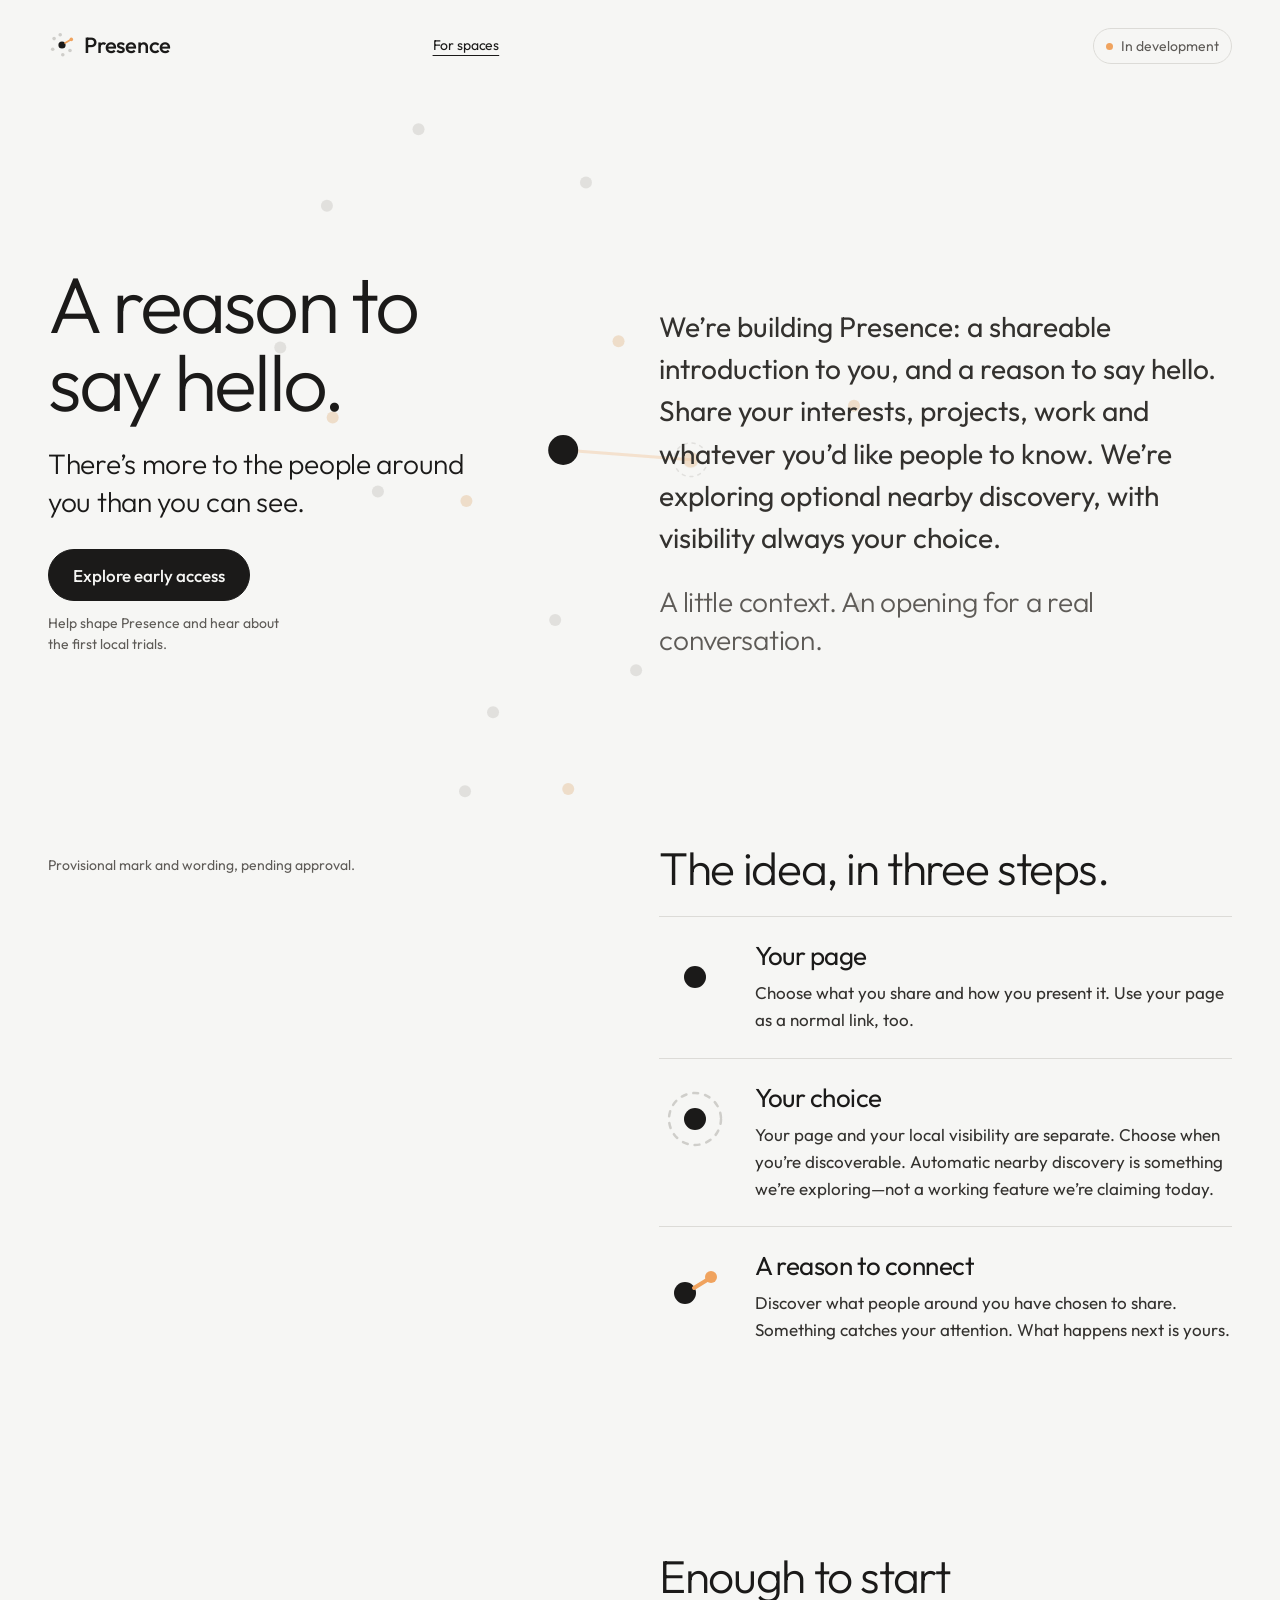
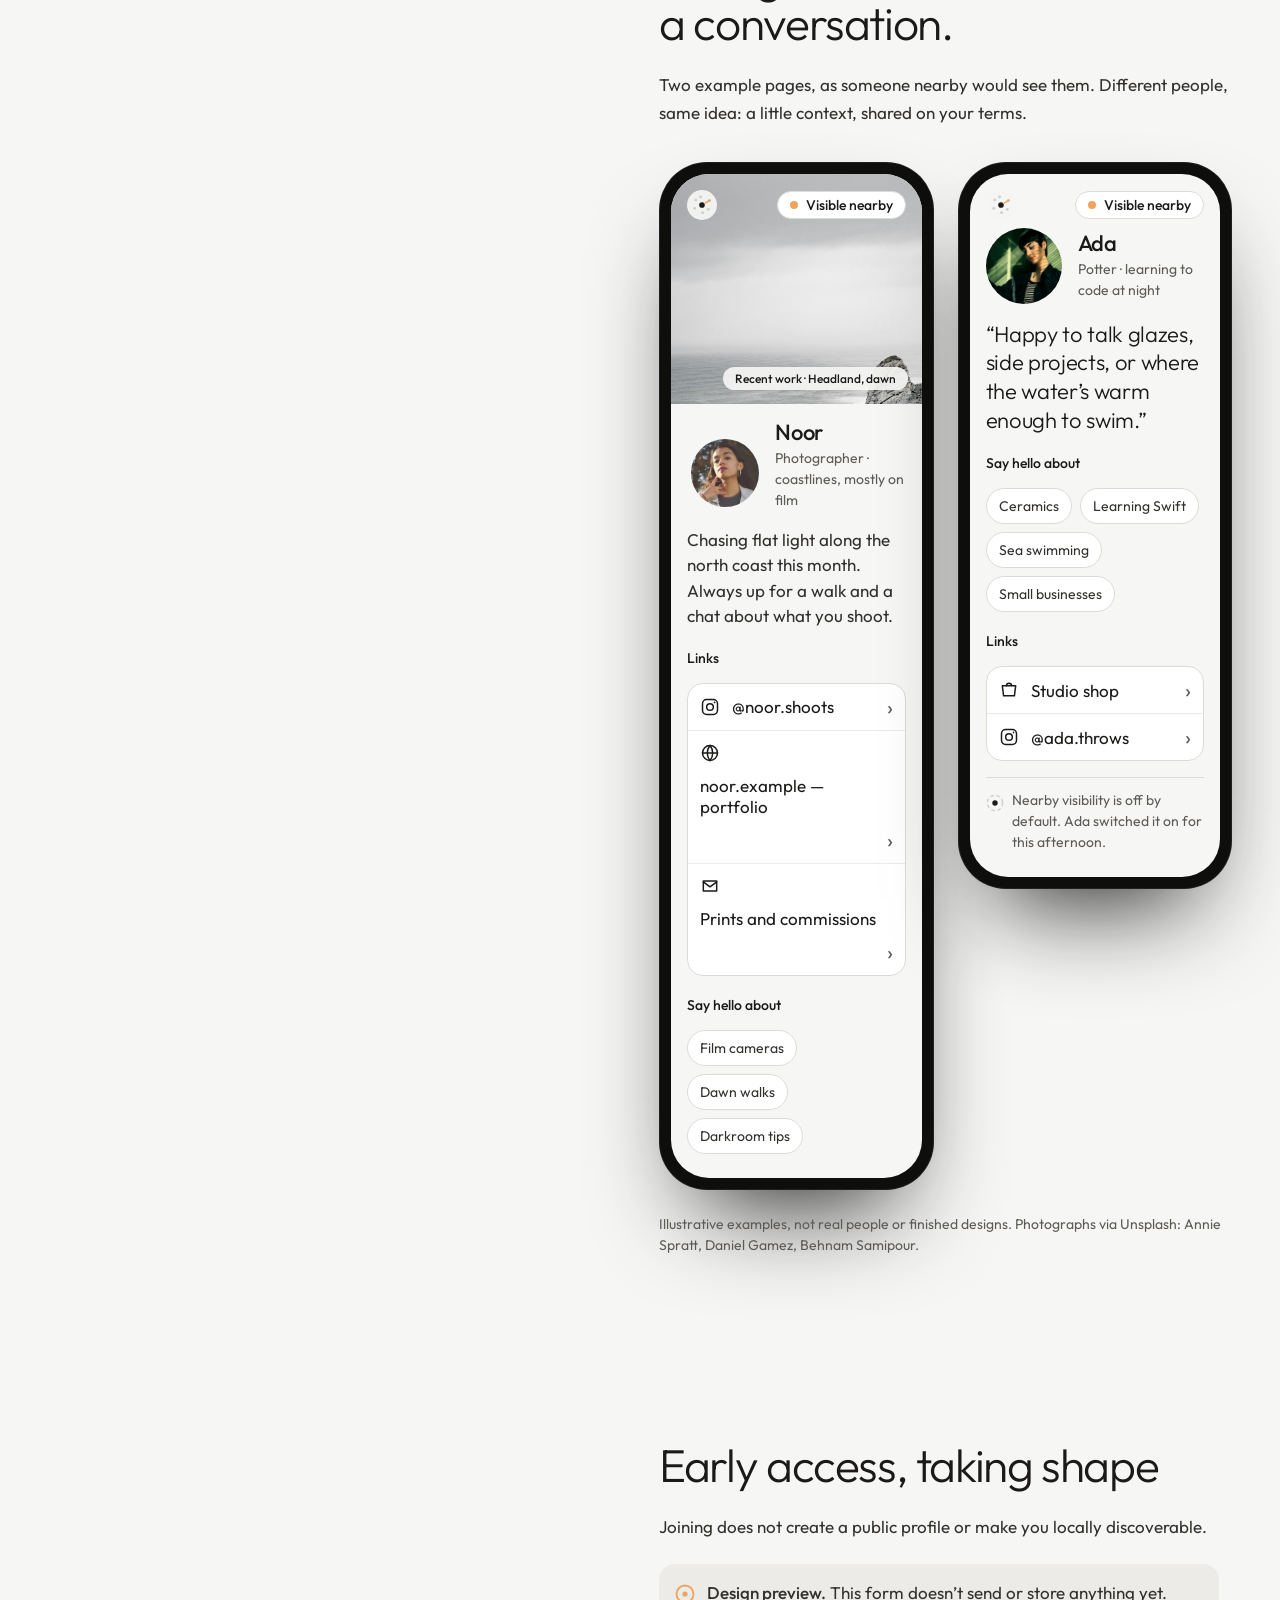
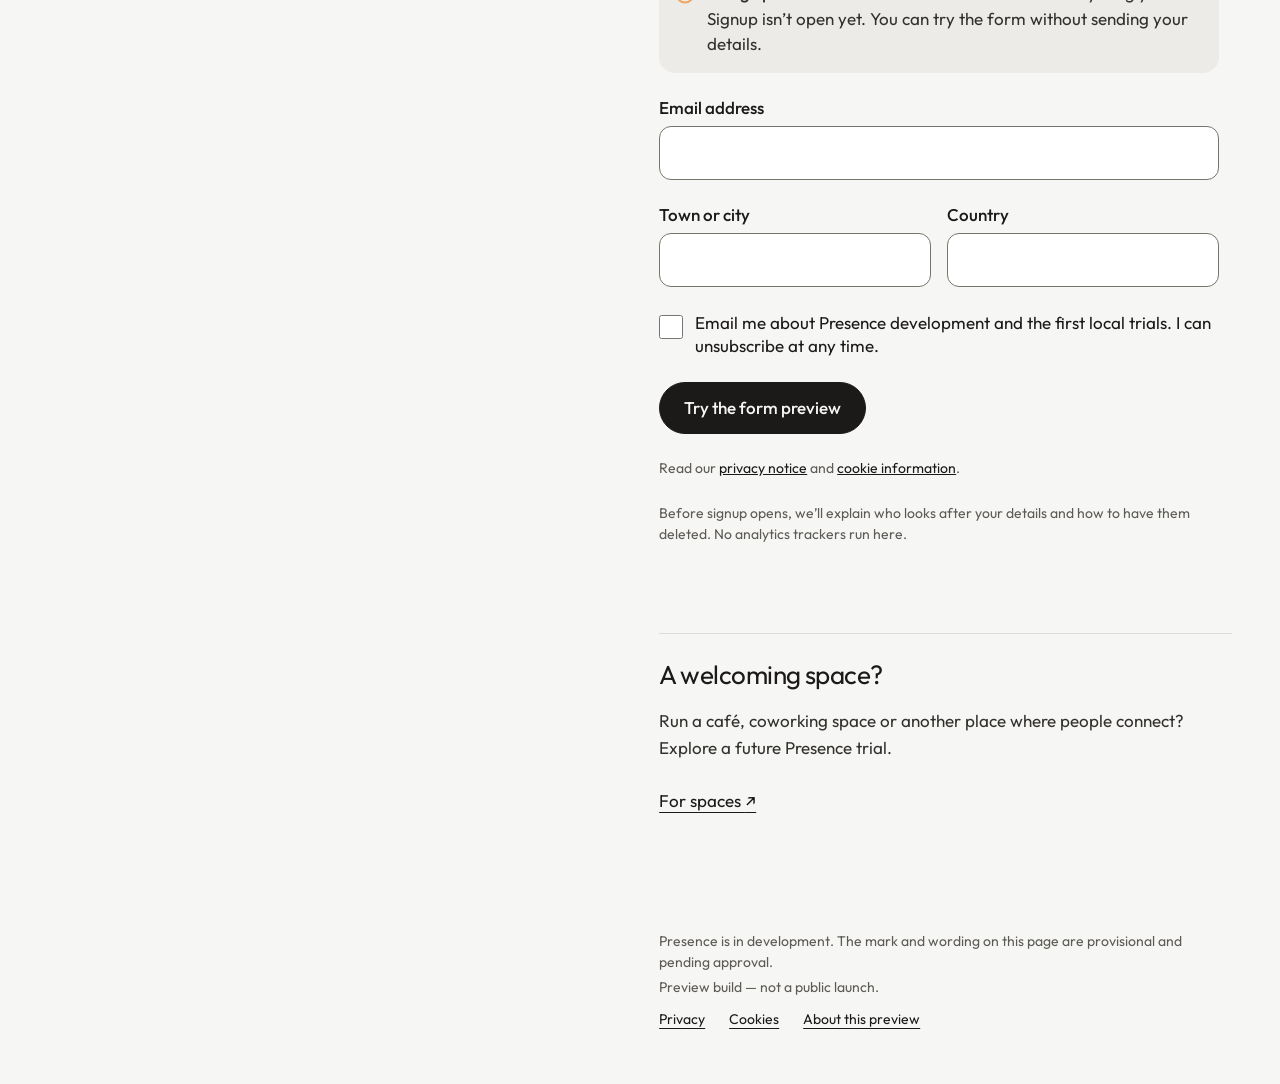
<file: index.html>
<!doctype html>
<html lang="en">
<head>
<meta charset="utf-8">
<meta name="viewport" content="width=device-width, initial-scale=1">
<title>Presence — a reason to say hello</title>
<meta name="description" content="Presence is in development: your own page, discoverable by people nearby when you choose. Preview only.">
<meta name="robots" content="noindex, nofollow">
<link rel="icon" href="mark.svg" type="image/svg+xml">
<link rel="stylesheet" href="/assets/fonts/outfit.css">
<link rel="stylesheet" href="styles.css">
</head>
<body>
<a class="skip" href="#waitlist">Skip to waitlist</a>

<svg id="field" class="bg-field" aria-hidden="true" focusable="false"></svg>

<div class="development-status"><span class="pill" role="status"><i aria-hidden="true"></i>In development</span></div>
<div class="shell">

  <aside class="left" id="top">
    <div class="left-top">
    <a href="#top" aria-label="Presence, top of page" style="display: inline-flex; align-items: center; gap: var(--space-8); text-decoration: none; font-weight: 500; font-size: var(--type-lead); letter-spacing: -.01em;">
      <img src="/mark.svg" width="28" height="28" alt="">
      <span>Presence</span>
    </a>
      <nav class="site-nav" aria-label="Main navigation"><a href="/spaces">For spaces</a></nav>
    </div>
    <div class="left-mid">
      <h1 class="h1 h1-left">A reason to say hello.</h1>
      <p class="lede">There’s more to the people around you than you can see.</p>
      <div class="left-cta">
        <a class="btn" href="#waitlist">Explore early access</a>
        <span class="small">Help shape Presence and hear about the first local trials.</span>
      </div>
    </div>
    <p class="small left-foot">Provisional mark and wording, pending approval.</p>
  </aside>

  <main class="right" id="main">

    <section class="rsec rsec-first" aria-label="What Presence is">
      <p class="body body-lg">We’re building Presence: a shareable introduction to you, and a reason to say hello. Share your interests, projects, work and whatever you’d like people to know. We’re exploring optional nearby discovery, with visibility always your choice.</p>
      <p class="lede lede-soft">A little context. An opening for a real conversation.</p>
    </section>

    <section class="rsec" aria-labelledby="how-h">
      <h2 id="how-h" class="h2">The idea, in three steps.</h2>
      <div class="how-list">
        <article class="step-row">
          <svg class="glyph" viewBox="0 0 72 72" aria-hidden="true" focusable="false"><circle cx="36" cy="36" r="11" fill="var(--color-ink)"></circle></svg>
          <div><h3>Your page</h3><p class="body">Choose what you share and how you present it. Use your page as a normal link, too.</p></div>
        </article>
        <article class="step-row">
          <svg class="glyph" viewBox="0 0 72 72" aria-hidden="true" focusable="false"><circle cx="36" cy="36" r="11" fill="var(--color-ink)"></circle><circle cx="36" cy="36" r="26" fill="none" stroke="var(--color-dots)" stroke-width="2.5" stroke-dasharray="5 7" stroke-linecap="round"></circle></svg>
          <div><h3>Your choice</h3><p class="body">Your page and your local visibility are separate. Choose when you’re discoverable. Automatic nearby discovery is something we’re exploring—not a working feature we’re claiming today.</p></div>
        </article>
        <article class="step-row">
          <svg class="glyph" viewBox="0 0 72 72" aria-hidden="true" focusable="false"><circle cx="26" cy="42" r="11" fill="var(--color-ink)"></circle><line x1="35" y1="37" x2="48" y2="29" stroke="var(--color-accent)" stroke-width="4" stroke-linecap="round"></line><circle cx="52" cy="26" r="6" fill="var(--color-accent)"></circle></svg>
          <div><h3>A reason to connect</h3><p class="body">Discover what people around you have chosen to share. Something catches your attention. What happens next is yours.</p></div>
        </article>
      </div>
    </section>

    <section class="rsec" aria-labelledby="eg-h">
      <h2 id="eg-h" class="h2">Enough to start a conversation.</h2>
      <p class="body">Two example pages, as someone nearby would see them. Different people, same idea: a little context, shared on your terms.</p>
      <div class="phones">

        <figure class="phone" aria-label="Example page on a phone: Noor, photographer" style="margin: 0;">
          <div class="screen">
            <div class="cover">
              <img src="assets/noor-work.jpg" alt="Coastline under soft grey light, rocks meeting the sea" style="display: block; width: 100%; height: 100%; object-fit: cover;">
              <div class="topbar">
                <span class="mini-mark" aria-hidden="true"><img src="/mark.svg" width="22" height="22" alt=""></span>
                <span class="vis"><i aria-hidden="true"></i>Visible nearby</span>
              </div>
              <span class="photo-tag">Recent work · Headland, dawn</span>
            </div>
            <div class="pbody">
              <div style="display: flex; align-items: flex-end; gap: var(--space-12); margin-top: calc(-1 * var(--space-48));">
                <img class="pavatar" src="assets/noor-avatar.jpg" alt="" width="76" height="76">
                <div style="display: flex; flex-direction: column; gap: var(--space-4); padding-top: var(--space-48);">
                  <span class="name">Noor</span>
                  <span class="small">Photographer · coastlines, mostly on film</span>
                </div>
              </div>
              <p class="pline">Chasing flat light along the north coast this month. Always up for a walk and a chat about what you shoot.</p>
              <div class="prow-head"><span>Links</span></div>
              <div class="links">
                <a class="lrow" href="#top">
                  <svg width="20" height="20" viewBox="0 0 24 24" fill="none" stroke="currentColor" stroke-width="1.8" stroke-linecap="round" stroke-linejoin="round" aria-hidden="true" focusable="false"><rect x="3" y="3" width="18" height="18" rx="5"></rect><circle cx="12" cy="12" r="4"></circle><circle cx="17.5" cy="6.5" r="1" fill="currentColor" stroke="none"></circle></svg>
                  <span>@noor.shoots</span><span class="lgo" aria-hidden="true">›</span>
                </a>
                <a class="lrow" href="#top">
                  <svg width="20" height="20" viewBox="0 0 24 24" fill="none" stroke="currentColor" stroke-width="1.8" stroke-linecap="round" stroke-linejoin="round" aria-hidden="true" focusable="false"><circle cx="12" cy="12" r="9"></circle><path d="M3 12h18M12 3a14 14 0 0 1 0 18M12 3a14 14 0 0 0 0 18"></path></svg>
                  <span>noor.example — portfolio</span><span class="lgo" aria-hidden="true">›</span>
                </a>
                <a class="lrow" href="#top">
                  <svg width="20" height="20" viewBox="0 0 24 24" fill="none" stroke="currentColor" stroke-width="1.8" stroke-linecap="round" stroke-linejoin="round" aria-hidden="true" focusable="false"><path d="M4 6h16v12H4z"></path><path d="M4 7l8 6 8-6"></path></svg>
                  <span>Prints and commissions</span><span class="lgo" aria-hidden="true">›</span>
                </a>
              </div>
              <div class="prow-head"><span>Say hello about</span></div>
              <div style="display: flex; flex-wrap: wrap; gap: var(--space-8);">
                <span class="chip">Film cameras</span><span class="chip">Dawn walks</span><span class="chip">Darkroom tips</span>
              </div>
            </div>
          </div>
        </figure>

        <figure class="phone" aria-label="Example page on a phone: Ada, potter" style="margin: 0;">
          <div class="screen">
            <div class="topbar topbar-light">
              <span class="mini-mark" aria-hidden="true"><img src="/mark.svg" width="22" height="22" alt=""></span>
              <span class="vis"><i aria-hidden="true"></i>Visible nearby</span>
            </div>
            <div class="pbody" style="padding-top: var(--space-8);">
              <div style="display: flex; align-items: center; gap: var(--space-16);">
                <img class="pavatar" src="assets/ada-avatar.jpg" alt="" width="76" height="76" style="border-width: 0;">
                <div style="display: flex; flex-direction: column; gap: var(--space-4);">
                  <span class="name">Ada</span>
                  <span class="small">Potter · learning to code at night</span>
                </div>
              </div>
              <p class="quote">“Happy to talk glazes, side projects, or where the water’s warm enough to swim.”</p>
              <div class="prow-head"><span>Say hello about</span></div>
              <div style="display: flex; flex-wrap: wrap; gap: var(--space-8);">
                <span class="chip">Ceramics</span><span class="chip">Learning Swift</span><span class="chip">Sea swimming</span><span class="chip">Small businesses</span>
              </div>
              <div class="prow-head"><span>Links</span></div>
              <div class="links">
                <a class="lrow" href="#top">
                  <svg width="20" height="20" viewBox="0 0 24 24" fill="none" stroke="currentColor" stroke-width="1.8" stroke-linecap="round" stroke-linejoin="round" aria-hidden="true" focusable="false"><path d="M4 7h16l-1.5 12h-13z"></path><path d="M9 7a3 3 0 0 1 6 0"></path></svg>
                  <span>Studio shop</span><span class="lgo" aria-hidden="true">›</span>
                </a>
                <a class="lrow" href="#top">
                  <svg width="20" height="20" viewBox="0 0 24 24" fill="none" stroke="currentColor" stroke-width="1.8" stroke-linecap="round" stroke-linejoin="round" aria-hidden="true" focusable="false"><rect x="3" y="3" width="18" height="18" rx="5"></rect><circle cx="12" cy="12" r="4"></circle><circle cx="17.5" cy="6.5" r="1" fill="currentColor" stroke="none"></circle></svg>
                  <span>@ada.throws</span><span class="lgo" aria-hidden="true">›</span>
                </a>
              </div>
              <div class="pfoot">
                <svg width="18" height="18" viewBox="0 0 20 20" aria-hidden="true" focusable="false"><circle cx="10" cy="10" r="3" fill="var(--color-ink)"></circle><circle cx="10" cy="10" r="8.5" fill="none" stroke="var(--color-dots)" stroke-width="1.5" stroke-dasharray="3 4" stroke-linecap="round"></circle></svg>
                <span class="small">Nearby visibility is off by default. Ada switched it on for this afternoon.</span>
              </div>
            </div>
          </div>
        </figure>

      </div>

      <p class="small">Illustrative examples, not real people or finished designs. Photographs via Unsplash: Annie Spratt, Daniel Gamez, Behnam Samipour.</p>
    </section>

    <section class="rsec" id="waitlist" aria-labelledby="wl-h">
      <h2 id="wl-h" class="h2">Early access, taking shape</h2>
      <p class="body">Joining does not create a public profile or make you locally discoverable.</p>
      <form id="interest" data-preview-form aria-describedby="interest-notice" novalidate style="display: flex; flex-direction: column; gap: var(--space-24);">
        <div class="notice" id="interest-notice" role="note">
          <svg width="20" height="20" viewBox="0 0 20 20" aria-hidden="true" focusable="false"><circle cx="10" cy="10" r="8.5" fill="none" stroke="var(--color-accent)" stroke-width="1.8"></circle><circle cx="10" cy="10" r="2.6" fill="var(--color-accent)"></circle></svg>
          <span><strong style="font-weight: 500;">Design preview.</strong> This form doesn’t send or store anything yet. Signup isn’t open yet. You can try the form without sending your details.</span>
        </div>
        <div class="fld">
          <label for="email">Email address</label>
          <input id="email" name="email" type="email" data-live-required autocomplete="email" inputmode="email">
        </div>
        <div style="display: grid; grid-template-columns: repeat(2, minmax(0, 1fr)); gap: var(--space-16);">
          <div class="fld">
            <label for="town">Town or city</label>
            <input id="town" name="town" type="text" autocomplete="address-level2">
          </div>
          <div class="fld">
            <label for="country">Country</label>
            <input id="country" name="country" type="text" autocomplete="country-name">
          </div>
        </div>
        <div class="chk"><input id="c-dev" name="dev" type="checkbox" data-email-consent><label for="c-dev">Email me about Presence development and the first local trials. I can unsubscribe at any time.</label></div>
        <div style="display: flex; flex-direction: column; gap: var(--space-16); align-items: flex-start;">
          <button class="btn" type="submit" disabled>Try the form preview</button><noscript><p class="small">Non-collecting preview. JavaScript is needed to try the preview button; registration is not open.</p></noscript>
          <p id="form-msg" class="msg" role="status" aria-live="polite" hidden>Preview only — nothing was sent or stored. Signup isn’t open yet.</p>
        </div>
      </form>
      <p class="small">Read our <a href="/privacy">privacy notice</a> and <a href="/cookies">cookie information</a>.</p>
      <p class="small" data-preview-only>Before signup opens, we’ll explain who looks after your details and how to have them deleted. No analytics trackers run here.</p>
    </section>

    <aside class="spaces-invitation" aria-labelledby="spaces-invitation-h">
      <h2 id="spaces-invitation-h">A welcoming space?</h2>
      <p class="body">Run a café, coworking space or another place where people connect? Explore a future Presence trial.</p>
      <a href="/spaces">For spaces <span aria-hidden="true">↗</span></a>
    </aside>

    <footer class="rfoot">
      <p class="small">Presence is in development. The mark and wording on this page are provisional and pending approval.</p>
      <p class="small">Preview build — not a public launch.</p>
      <nav class="legal-nav" aria-label="Site information"><a href="/privacy">Privacy</a><a href="/cookies">Cookies</a><a href="/terms">About this preview</a></nav>
    </footer>

  </main>
</div>

<script src="/signup-config.js"></script>
<script src="preview.js"></script>
<script src="field.js"></script>
</body>
</html>
</file>
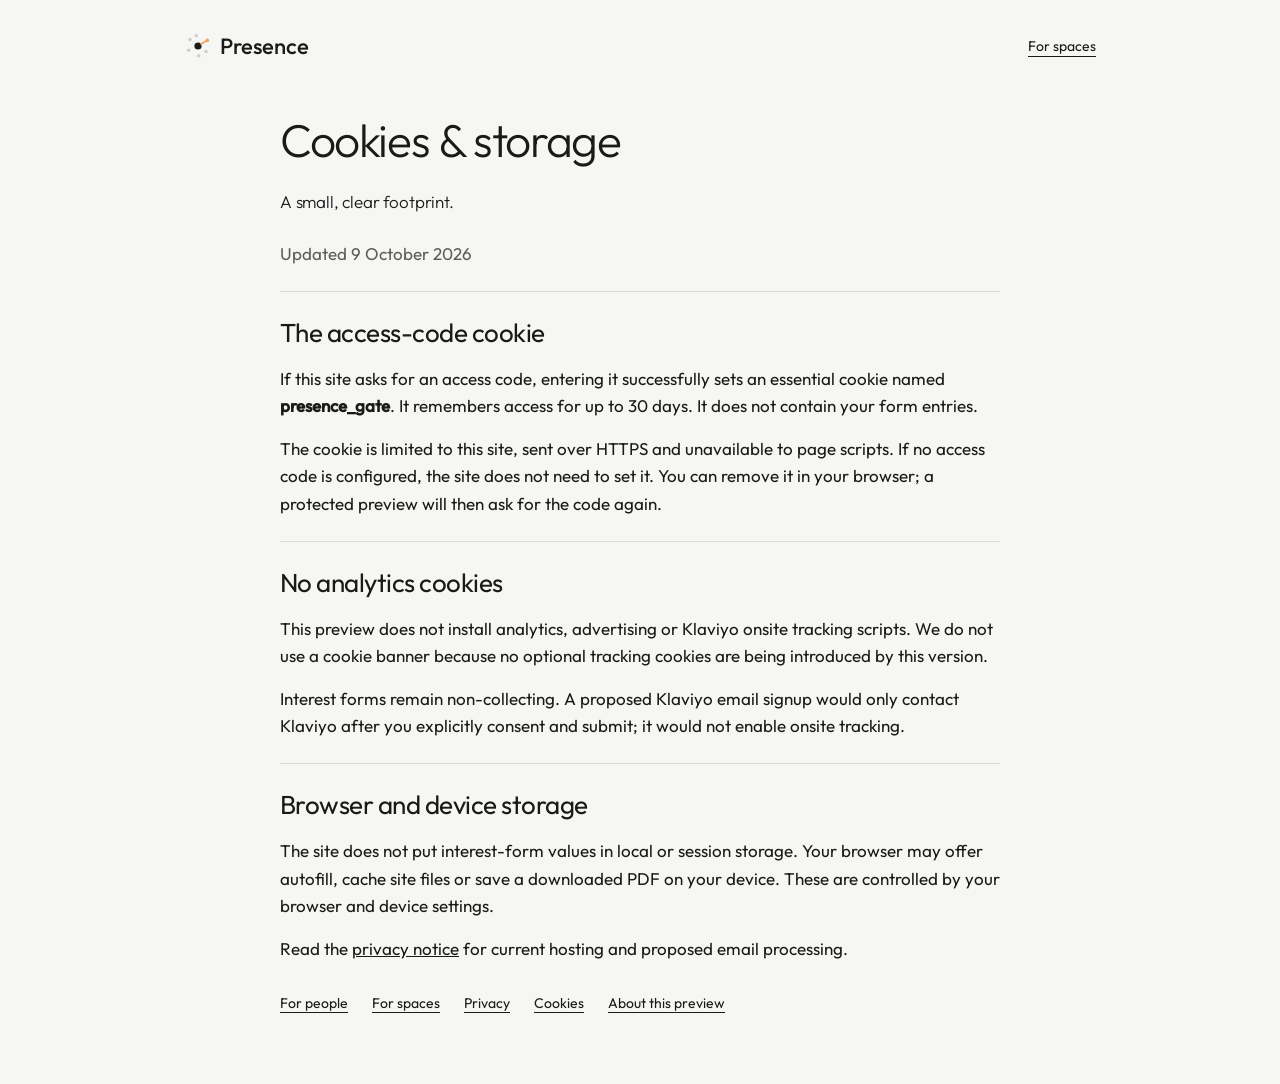
<file: cookies/index.html>
<!doctype html>
<html lang="en"><head><meta charset="utf-8"><meta name="viewport" content="width=device-width, initial-scale=1"><title>Cookies & storage — Presence</title><meta name="robots" content="noindex, nofollow"><link rel="icon" href="/mark.svg" type="image/svg+xml"><link rel="stylesheet" href="/assets/fonts/outfit.css"><link rel="stylesheet" href="/styles.css"></head><body>
<a class="skip" href="#main">Skip to content</a><header class="host-header"><a class="host-brand" href="/"><img src="/mark.svg" width="28" height="28" alt="">Presence</a><a href="/spaces">For spaces</a></header>
<main class="legal-main" id="main" tabindex="-1"><h1>Cookies & storage</h1><p class="lede">A small, clear footprint.</p><p class="small">Updated 9 October 2026</p><section aria-labelledby="essential-h"><h2 id="essential-h">The access-code cookie</h2><p>If this site asks for an access code, entering it successfully sets an essential cookie named <strong>presence_gate</strong>. It remembers access for up to 30 days. It does not contain your form entries.</p><p>The cookie is limited to this site, sent over HTTPS and unavailable to page scripts. If no access code is configured, the site does not need to set it. You can remove it in your browser; a protected preview will then ask for the code again.</p></section>
<section aria-labelledby="tracking-h"><h2 id="tracking-h">No analytics cookies</h2><p>This preview does not install analytics, advertising or Klaviyo onsite tracking scripts. We do not use a cookie banner because no optional tracking cookies are being introduced by this version.</p><p>Interest forms remain non-collecting. A proposed Klaviyo email signup would only contact Klaviyo after you explicitly consent and submit; it would not enable onsite tracking.</p></section>
<section aria-labelledby="device-h"><h2 id="device-h">Browser and device storage</h2><p>The site does not put interest-form values in local or session storage. Your browser may offer autofill, cache site files or save a downloaded PDF on your device. These are controlled by your browser and device settings.</p><p>Read the <a href="/privacy">privacy notice</a> for current hosting and proposed email processing.</p></section><footer class="host-footer"><nav class="legal-nav" aria-label="Site information"><a href="/">For people</a><a href="/spaces">For spaces</a><a href="/privacy">Privacy</a><a href="/cookies">Cookies</a><a href="/terms">About this preview</a></nav></footer></main></body></html>
</file>
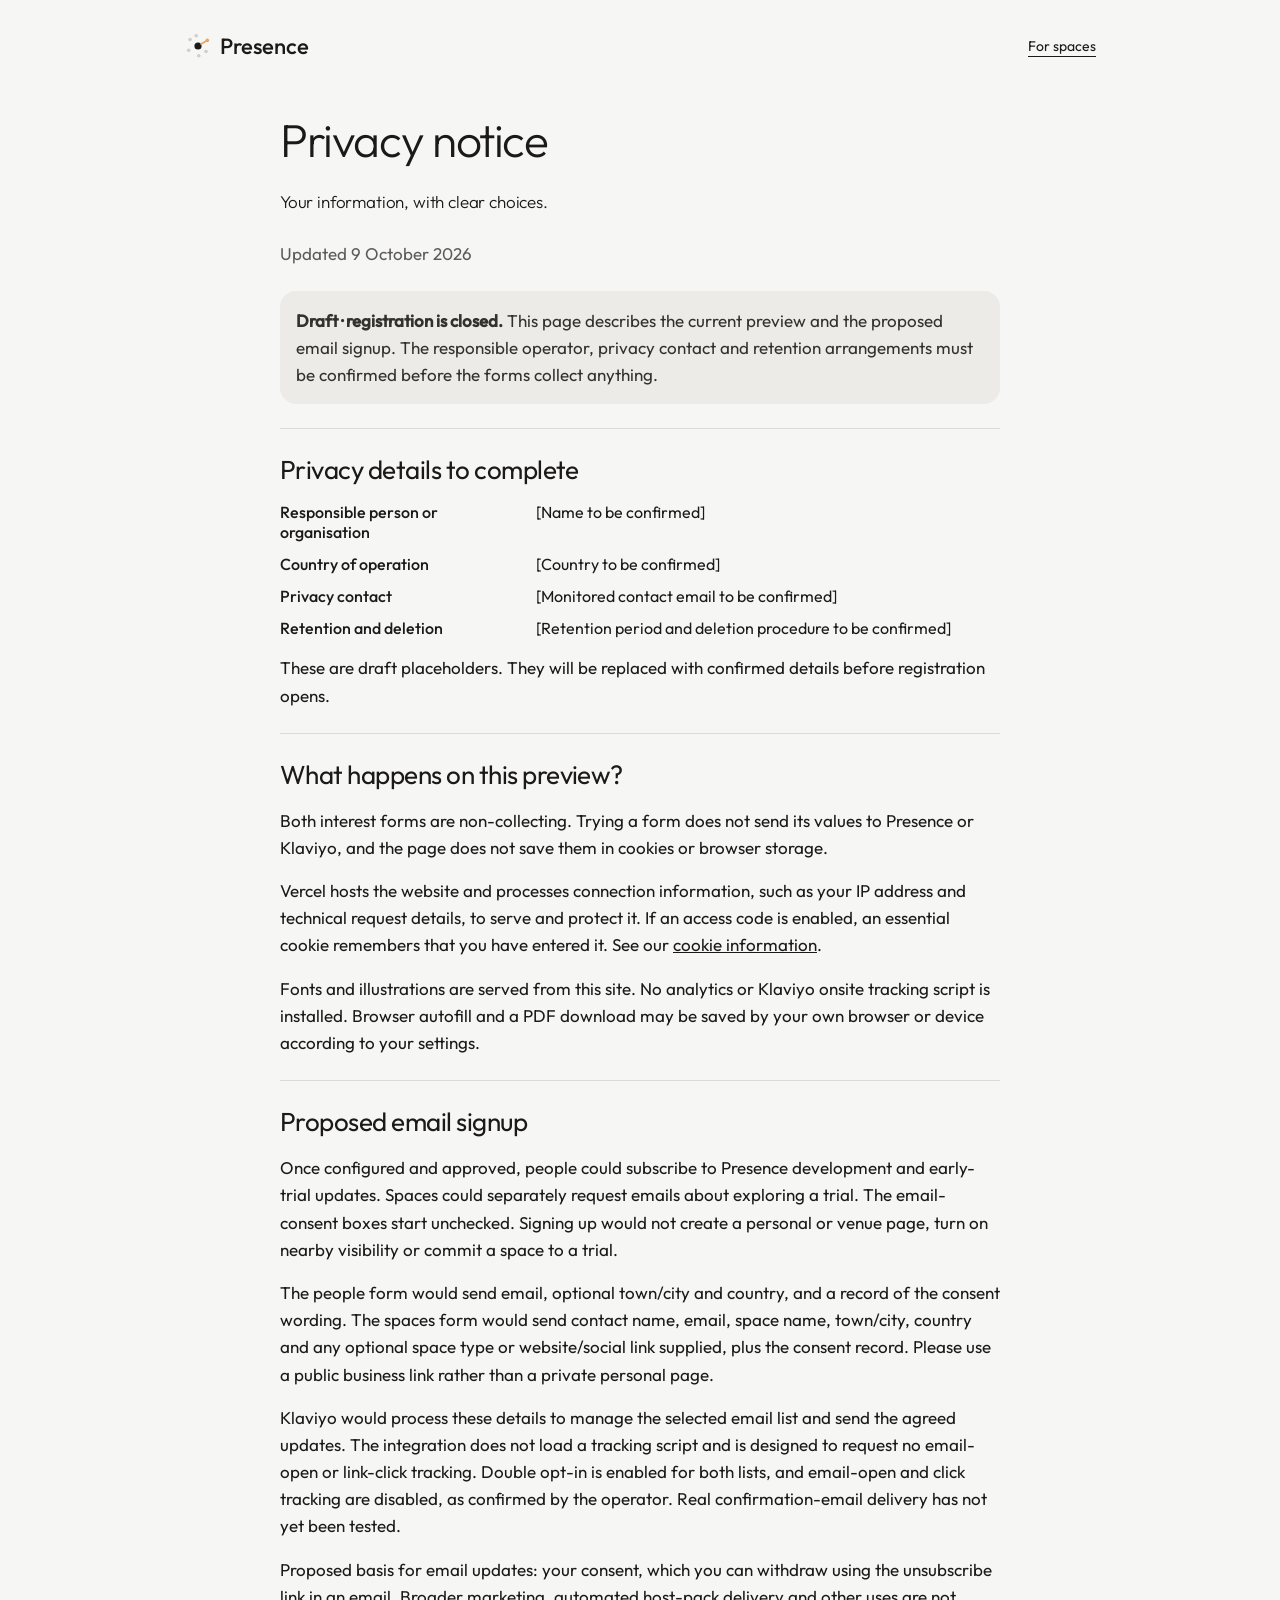
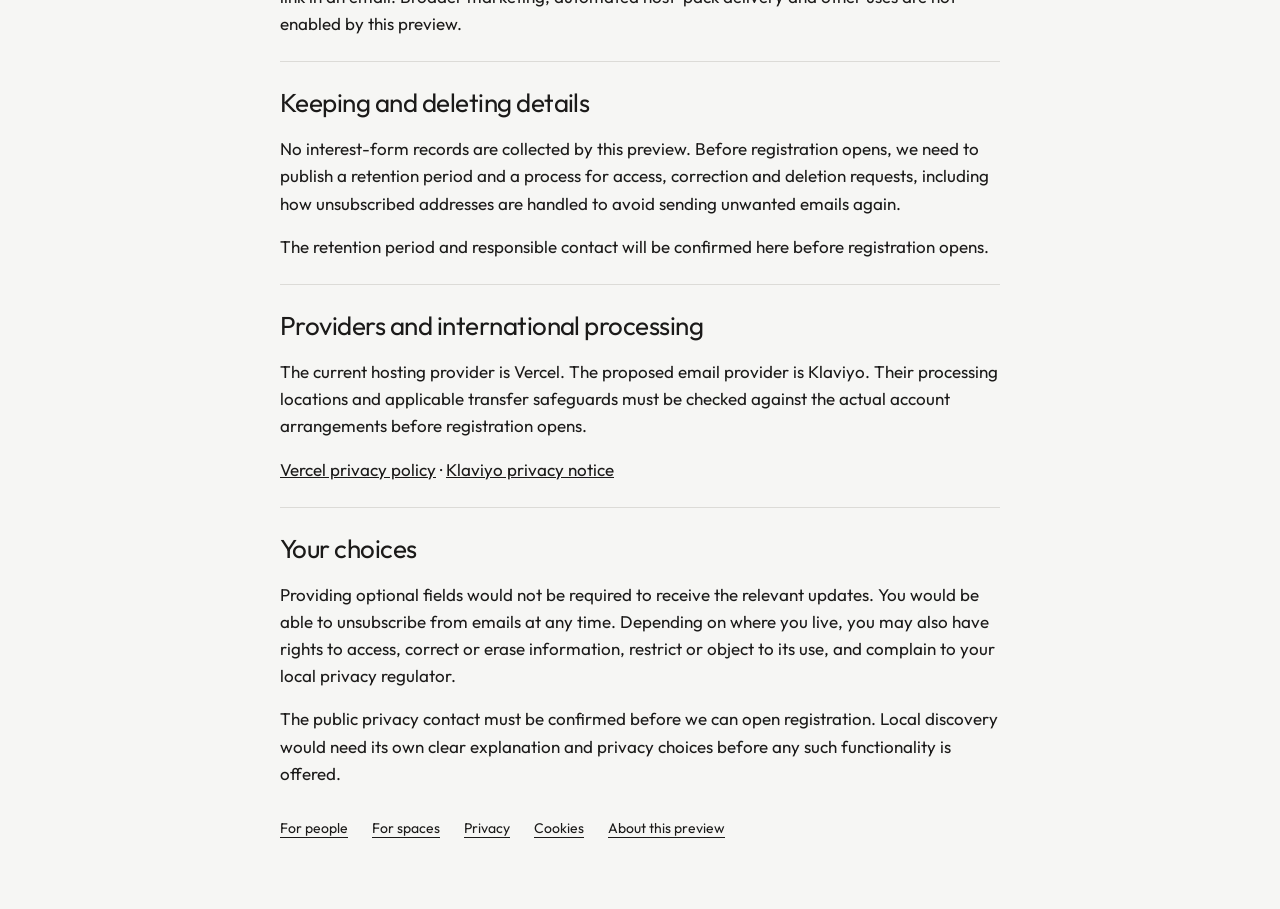
<file: privacy/index.html>
<!doctype html>
<html lang="en"><head><meta charset="utf-8"><meta name="viewport" content="width=device-width, initial-scale=1"><title>Privacy notice — Presence</title><meta name="robots" content="noindex, nofollow"><link rel="icon" href="/mark.svg" type="image/svg+xml"><link rel="stylesheet" href="/assets/fonts/outfit.css"><link rel="stylesheet" href="/styles.css"></head><body>
<a class="skip" href="#main">Skip to content</a><header class="host-header"><a class="host-brand" href="/"><img src="/mark.svg" width="28" height="28" alt="">Presence</a><a href="/spaces">For spaces</a></header>
<main class="legal-main" id="main" tabindex="-1"><h1>Privacy notice</h1><p class="lede">Your information, with clear choices.</p><p class="small">Updated 9 October 2026</p><div class="notice" role="note"><p><strong>Draft · registration is closed.</strong> This page describes the current preview and the proposed email signup. The responsible operator, privacy contact and retention arrangements must be confirmed before the forms collect anything.</p></div>
<section aria-labelledby="details-h"><h2 id="details-h">Privacy details to complete</h2><dl><dt>Responsible person or organisation</dt><dd>[Name to be confirmed]</dd><dt>Country of operation</dt><dd>[Country to be confirmed]</dd><dt>Privacy contact</dt><dd>[Monitored contact email to be confirmed]</dd><dt>Retention and deletion</dt><dd>[Retention period and deletion procedure to be confirmed]</dd></dl><p>These are draft placeholders. They will be replaced with confirmed details before registration opens.</p></section>
<section aria-labelledby="current-h"><h2 id="current-h">What happens on this preview?</h2><p>Both interest forms are non-collecting. Trying a form does not send its values to Presence or Klaviyo, and the page does not save them in cookies or browser storage.</p><p>Vercel hosts the website and processes connection information, such as your IP address and technical request details, to serve and protect it. If an access code is enabled, an essential cookie remembers that you have entered it. See our <a href="/cookies">cookie information</a>.</p><p>Fonts and illustrations are served from this site. No analytics or Klaviyo onsite tracking script is installed. Browser autofill and a PDF download may be saved by your own browser or device according to your settings.</p></section>
<section aria-labelledby="signup-h"><h2 id="signup-h">Proposed email signup</h2><p>Once configured and approved, people could subscribe to Presence development and early-trial updates. Spaces could separately request emails about exploring a trial. The email-consent boxes start unchecked. Signing up would not create a personal or venue page, turn on nearby visibility or commit a space to a trial.</p><p>The people form would send email, optional town/city and country, and a record of the consent wording. The spaces form would send contact name, email, space name, town/city, country and any optional space type or website/social link supplied, plus the consent record. Please use a public business link rather than a private personal page.</p><p>Klaviyo would process these details to manage the selected email list and send the agreed updates. The integration does not load a tracking script and is designed to request no email-open or link-click tracking. Double opt-in is enabled for both lists, and email-open and click tracking are disabled, as confirmed by the operator. Real confirmation-email delivery has not yet been tested.</p><p>Proposed basis for email updates: your consent, which you can withdraw using the unsubscribe link in an email. Broader marketing, automated host-pack delivery and other uses are not enabled by this preview.</p></section>
<section aria-labelledby="retention-h"><h2 id="retention-h">Keeping and deleting details</h2><p>No interest-form records are collected by this preview. Before registration opens, we need to publish a retention period and a process for access, correction and deletion requests, including how unsubscribed addresses are handled to avoid sending unwanted emails again.</p><p>The retention period and responsible contact will be confirmed here before registration opens.</p></section>
<section aria-labelledby="providers-h"><h2 id="providers-h">Providers and international processing</h2><p>The current hosting provider is Vercel. The proposed email provider is Klaviyo. Their processing locations and applicable transfer safeguards must be checked against the actual account arrangements before registration opens.</p><p><a href="https://vercel.com/legal/privacy-policy">Vercel privacy policy</a> · <a href="https://www.klaviyo.com/legal/privacy/privacy-notice">Klaviyo privacy notice</a></p></section>
<section aria-labelledby="choices-h"><h2 id="choices-h">Your choices</h2><p>Providing optional fields would not be required to receive the relevant updates. You would be able to unsubscribe from emails at any time. Depending on where you live, you may also have rights to access, correct or erase information, restrict or object to its use, and complain to your local privacy regulator.</p><p>The public privacy contact must be confirmed before we can open registration. Local discovery would need its own clear explanation and privacy choices before any such functionality is offered.</p></section><footer class="host-footer"><nav class="legal-nav" aria-label="Site information"><a href="/">For people</a><a href="/spaces">For spaces</a><a href="/privacy">Privacy</a><a href="/cookies">Cookies</a><a href="/terms">About this preview</a></nav></footer></main></body></html>
</file>
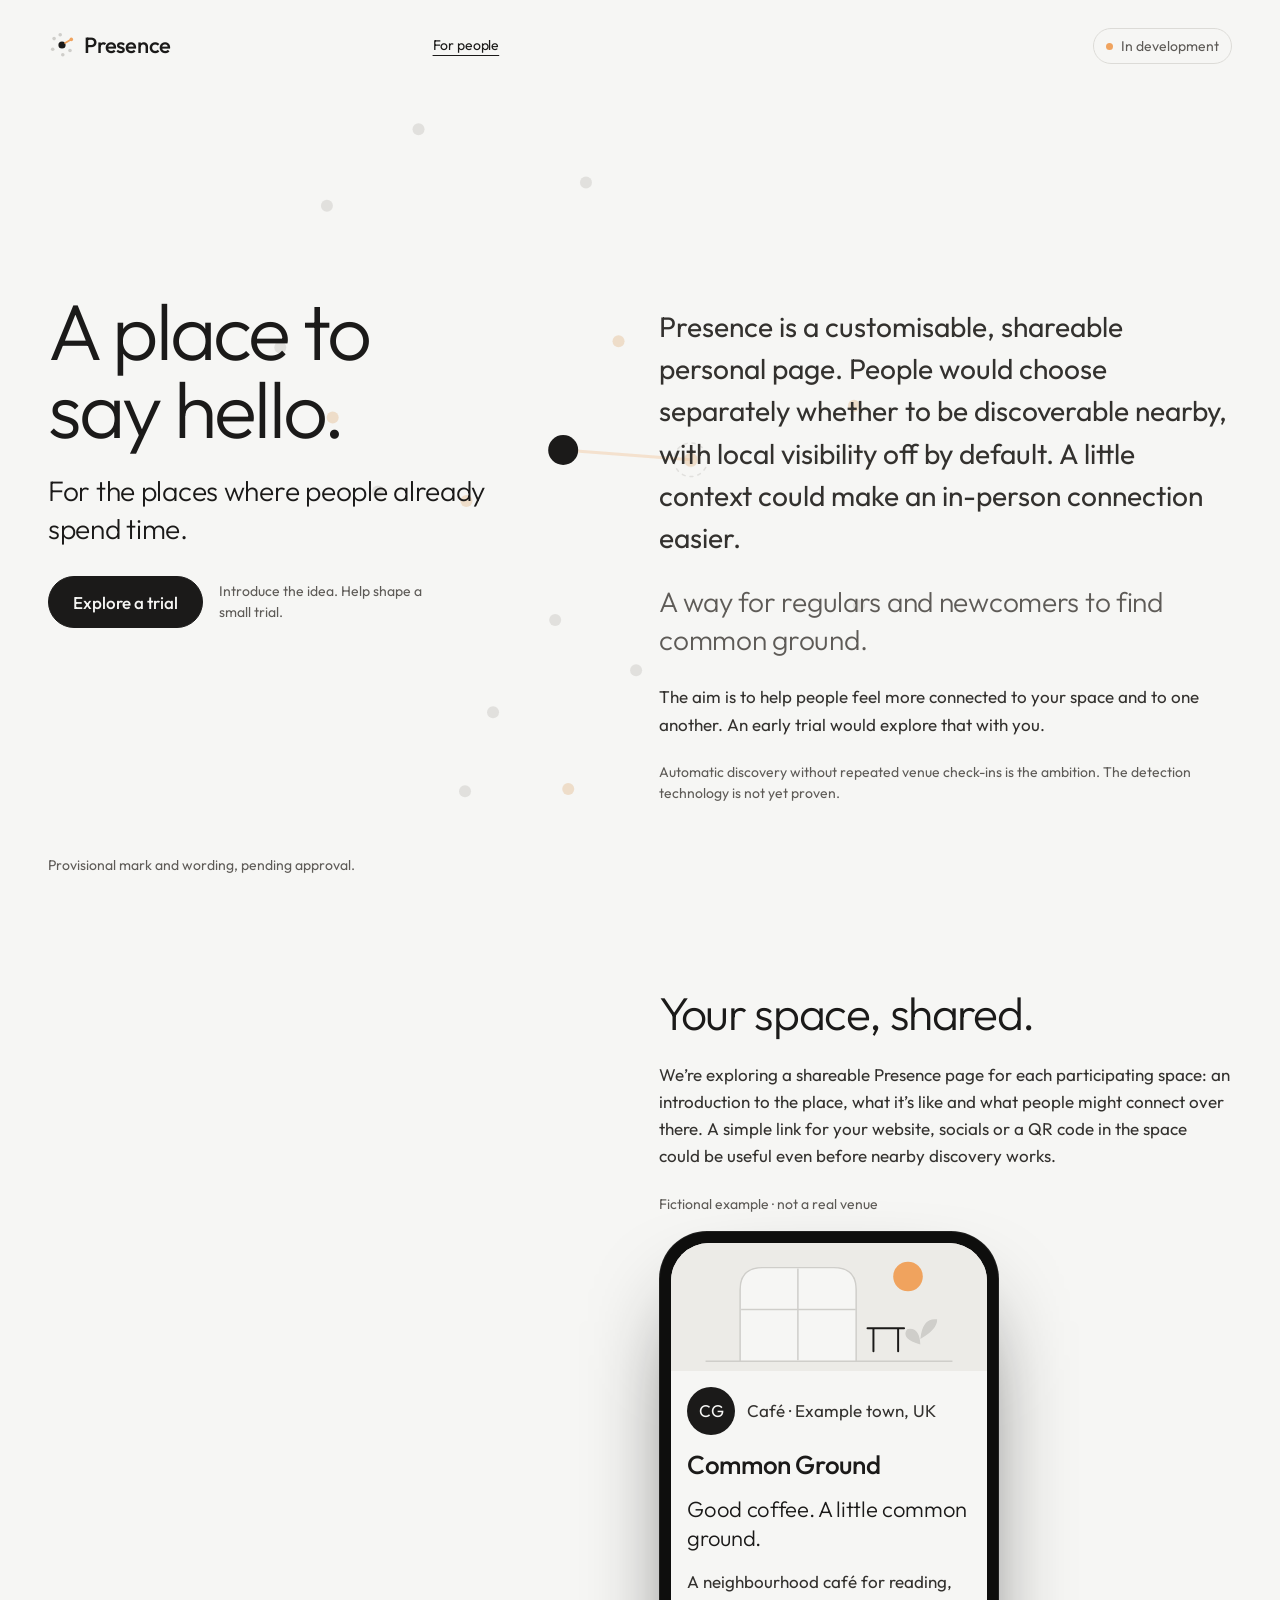
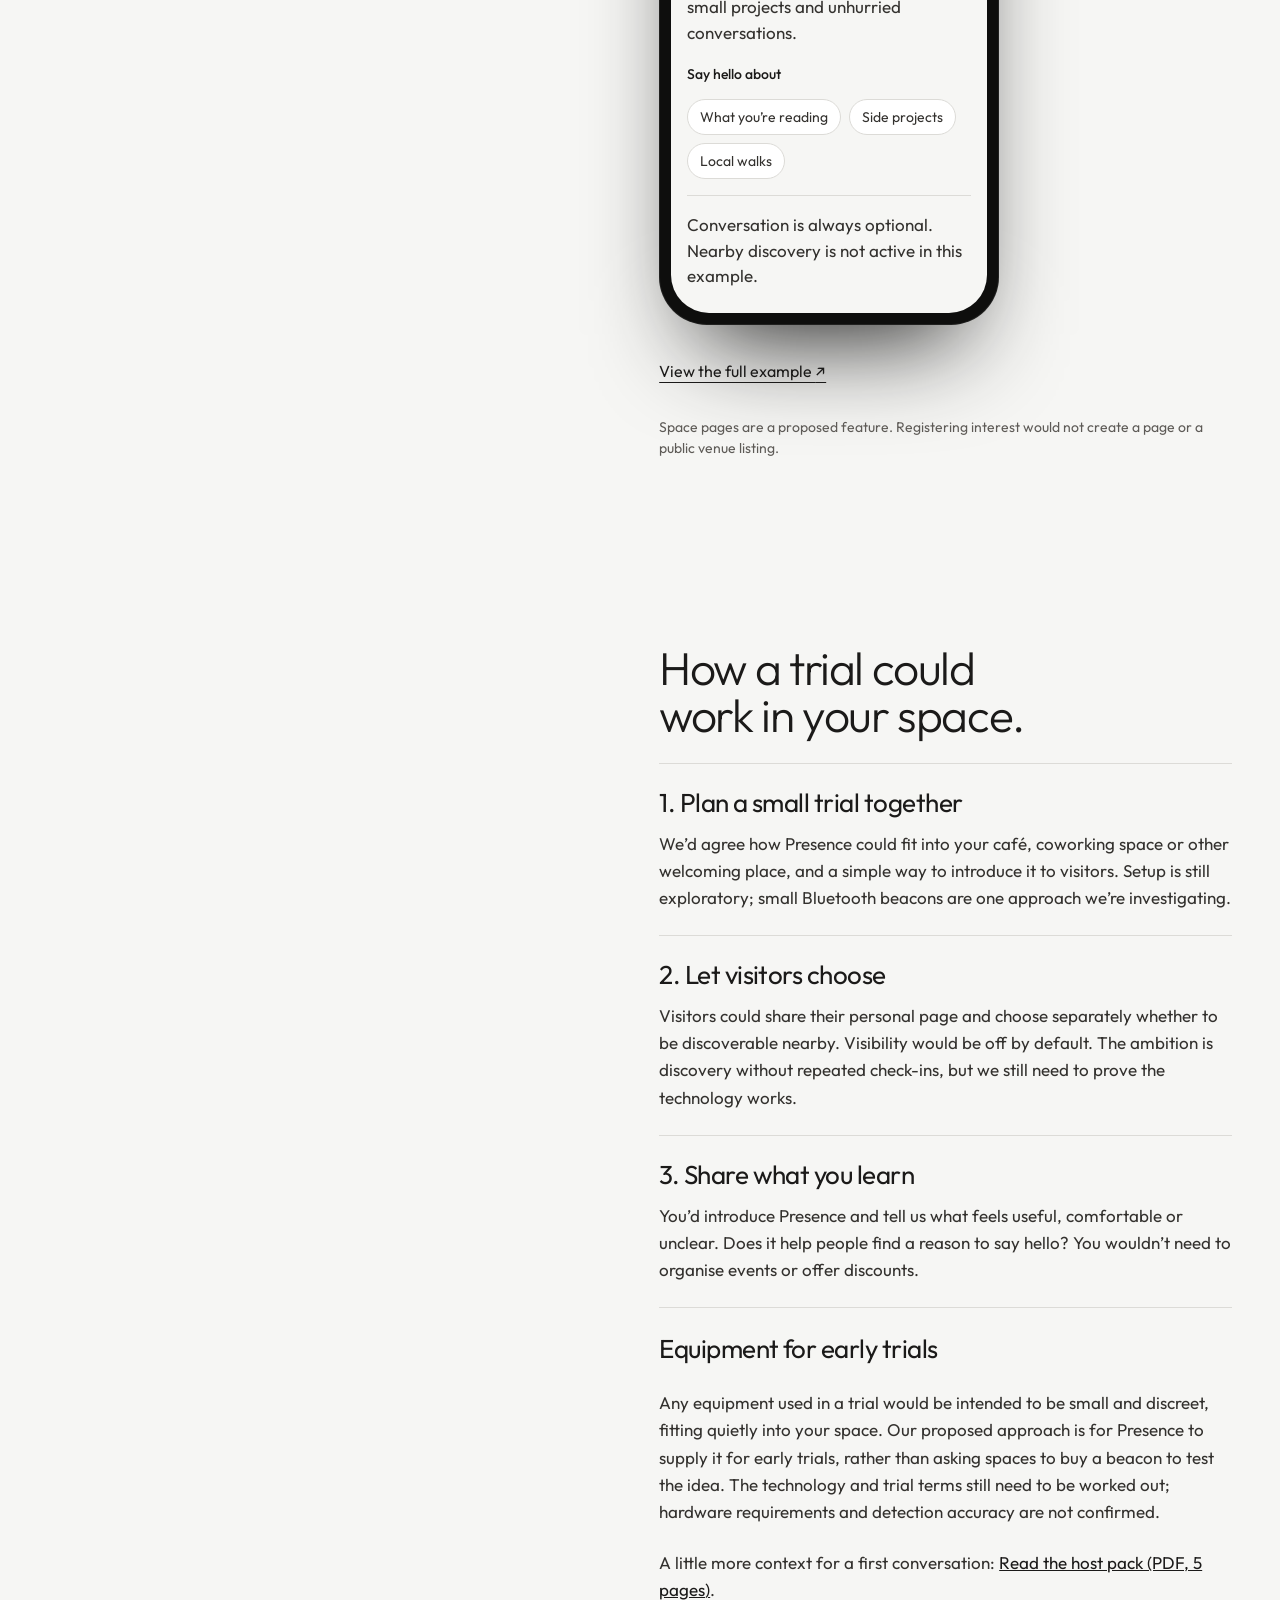
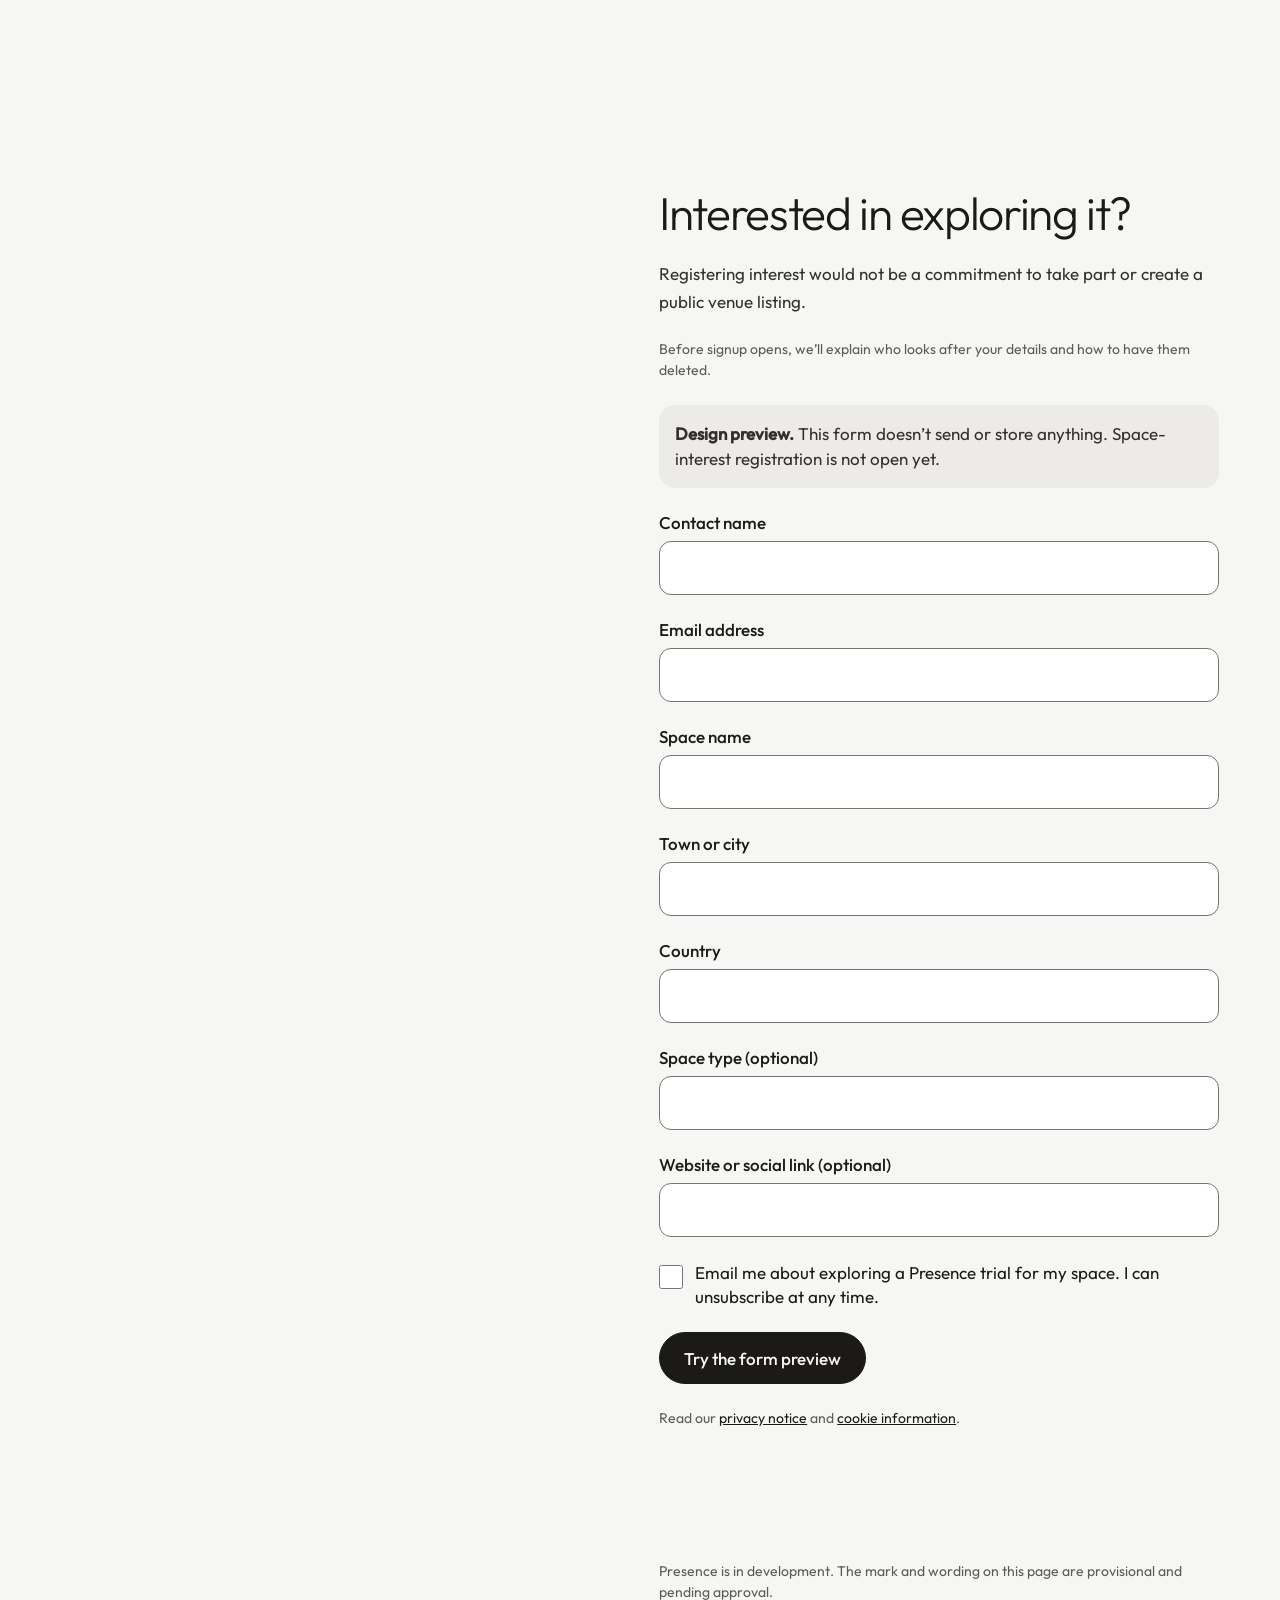
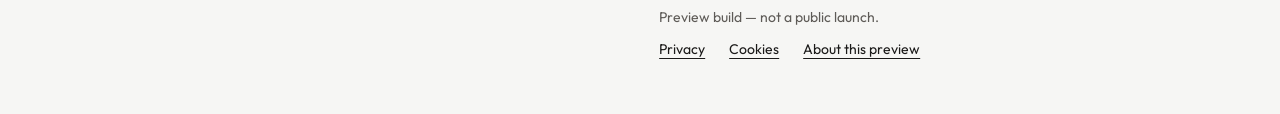
<file: spaces/index.html>
<!doctype html>
<html lang="en">
<head>
<meta charset="utf-8">
<meta name="viewport" content="width=device-width, initial-scale=1">
<title>For spaces — Presence</title>
<meta name="description" content="Explore a future Presence trial for cafés, coworking spaces and other welcoming places. Non-collecting preview.">
<meta name="robots" content="noindex, nofollow">
<link rel="icon" href="/mark.svg" type="image/svg+xml">
<link rel="stylesheet" href="/assets/fonts/outfit.css">
<link rel="stylesheet" href="/styles.css">
</head>
<body>
<a class="skip" href="#main">Skip to content</a>
<svg id="field" class="bg-field" aria-hidden="true" focusable="false"></svg>
<div class="development-status"><span class="pill" role="status"><i aria-hidden="true"></i>In development</span></div>
<div class="shell">
  <aside class="left" id="top">
    <div class="left-top">
    <a href="/" aria-label="Presence homepage" style="display: inline-flex; align-items: center; gap: var(--space-8); text-decoration: none; font-weight: 500; font-size: var(--type-lead); letter-spacing: -.01em;">
      <img src="/mark.svg" width="28" height="28" alt="">
      <span>Presence</span>
    </a>
      <nav class="site-nav" aria-label="Main navigation"><a href="/">For people</a></nav>
    </div>
    <div class="left-mid">
      <h1 class="h1 h1-left">A place to say hello.</h1>
      <p class="lede">For the places where people already spend time.</p>
      <div class="left-cta">
        <a class="btn" href="#space-interest">Explore a trial</a>
        <span class="small">Introduce the idea. Help shape a small trial.</span>
      </div>
    </div>
    <p class="small left-foot">Provisional mark and wording, pending approval.</p>
  </aside>

  <main class="right" id="main" tabindex="-1">
    <section class="rsec rsec-first" aria-label="Presence for spaces">
      <p class="body body-lg">Presence is a customisable, shareable personal page. People would choose separately whether to be discoverable nearby, with local visibility off by default. A little context could make an in-person connection easier.</p>
      <p class="lede lede-soft">A way for regulars and newcomers to find common ground.</p>
      <p class="body">The aim is to help people feel more connected to your space and to one another. An early trial would explore that with you.</p>
      <p class="small">Automatic discovery without repeated venue check-ins is the ambition. The detection technology is not yet proven.</p>
    </section>
    <section class="rsec" aria-labelledby="space-page-h">
      <h2 id="space-page-h" class="h2">Your space, shared.</h2>
      <p class="body">We’re exploring a shareable Presence page for each participating space: an introduction to the place, what it’s like and what people might connect over there. A simple link for your website, socials or a QR code in the space could be useful even before nearby discovery works.</p>
      <figure class="inline-host-example" aria-labelledby="inline-host-caption">
        <figcaption id="inline-host-caption" class="small">Fictional example · not a real venue</figcaption>
        <div class="phone">
          <div class="screen">
            <div class="host-cover" aria-hidden="true"><img src="/assets/example-space.svg" width="640" height="260" alt="" loading="lazy"></div>
            <div class="pbody">
              <div class="host-identity"><span class="host-monogram" aria-hidden="true">CG</span><p class="pline">Café · Example town, UK</p></div>
              <h3 class="name">Common Ground</h3>
              <p class="quote">Good coffee. A little common ground.</p>
              <p class="pline">A neighbourhood café for reading, small projects and unhurried conversations.</p>
              <h4 class="prow-head">Say hello about</h4>
              <div class="host-tags"><span class="chip">What you’re reading</span><span class="chip">Side projects</span><span class="chip">Local walks</span></div>
              <p class="pline inline-host-note">Conversation is always optional. Nearby discovery is not active in this example.</p>
            </div>
          </div>
        </div>
      </figure>
      <a class="example-link" href="/spaces/example">View the full example <span aria-hidden="true">↗</span></a>
      <p class="small space-page-status">Space pages are a proposed feature. Registering interest would not create a page or a public venue listing.</p>
    </section>
    <section class="rsec" aria-labelledby="participation-h">
      <h2 id="participation-h" class="h2">How a trial could work in your space.</h2>
      <ol class="trial-steps">
        <li class="step">
          <h3>1. Plan a small trial together</h3>
          <p class="body">We’d agree how Presence could fit into your café, coworking space or other welcoming place, and a simple way to introduce it to visitors. Setup is still exploratory; small Bluetooth beacons are one approach we’re investigating.</p>
        </li>
        <li class="step">
          <h3>2. Let visitors choose</h3>
          <p class="body">Visitors could share their personal page and choose separately whether to be discoverable nearby. Visibility would be off by default. The ambition is discovery without repeated check-ins, but we still need to prove the technology works.</p>
        </li>
        <li class="step">
          <h3>3. Share what you learn</h3>
          <p class="body">You’d introduce Presence and tell us what feels useful, comfortable or unclear. Does it help people find a reason to say hello? You wouldn’t need to organise events or offer discounts.</p>
        </li>
      </ol>
      <div class="copy-stack trial-equipment">
        <h3>Equipment for early trials</h3>
        <p class="body">Any equipment used in a trial would be intended to be small and discreet, fitting quietly into your space. Our proposed approach is for Presence to supply it for early trials, rather than asking spaces to buy a beacon to test the idea. The technology and trial terms still need to be worked out; hardware requirements and detection accuracy are not confirmed.</p>
      </div>
      <p class="body">A little more context for a first conversation: <a class="host-pack-link" href="/assets/presence-for-spaces.pdf" type="application/pdf" download="presence-for-spaces.pdf">Read the host pack (PDF, 5 pages)</a>.</p>
    </section>
    <section class="rsec" id="space-interest" aria-labelledby="space-interest-h">
      <h2 id="space-interest-h" class="h2">Interested in exploring it?</h2>
      <p class="body">Registering interest would not be a commitment to take part or create a public venue listing.</p>
      <p class="small" data-preview-only>Before signup opens, we’ll explain who looks after your details and how to have them deleted.</p>
        <form id="space-interest-form" class="copy-stack" data-preview-form aria-describedby="space-notice" novalidate>
          <div id="space-notice" class="notice" role="note"><p><strong>Design preview.</strong> This form doesn’t send or store anything. Space-interest registration is not open yet.</p></div>
          <div class="fld">
            <label for="contact-name">Contact name</label>
            <input id="contact-name" name="contact-name" type="text" data-live-required autocomplete="name">
          </div>
          <div class="fld">
            <label for="space-email">Email address</label>
            <input id="space-email" name="space-email" type="email" data-live-required autocomplete="email">
          </div>
          <div class="fld">
            <label for="space-name">Space name</label>
            <input id="space-name" name="space-name" type="text" data-live-required autocomplete="organization">
          </div>
          <div class="fld">
            <label for="space-town">Town or city</label>
            <input id="space-town" name="space-town" type="text" data-live-required autocomplete="address-level2">
          </div>
          <div class="fld">
            <label for="space-country">Country</label>
            <input id="space-country" name="space-country" type="text" data-live-required autocomplete="country-name">
          </div>
          <div class="fld">
            <label for="space-type">Space type (optional)</label>
            <input id="space-type" name="space-type" type="text">
          </div>
          <div class="fld">
            <label for="space-link">Website or social link (optional)</label>
            <input id="space-link" name="space-link" type="url" autocomplete="url">
          </div>
          <div class="chk"><input id="space-consent" name="space-consent" type="checkbox" data-email-consent><label for="space-consent">Email me about exploring a Presence trial for my space. I can unsubscribe at any time.</label></div>
          <div class="copy-stack">
            <button class="btn" type="submit" disabled>Try the form preview</button>
            <noscript><p class="small">This is a non-collecting preview. JavaScript is needed to try the preview button; nothing can be registered here.</p></noscript>
            <p id="space-form-msg" class="msg" role="status" aria-live="polite" hidden>Preview only — nothing was sent or stored. Space-interest signup isn’t open yet.</p>
          </div>
        </form>
      <p class="small">Read our <a href="/privacy">privacy notice</a> and <a href="/cookies">cookie information</a>.</p>
    </section>
    <footer class="rfoot">
      <p class="small">Presence is in development. The mark and wording on this page are provisional and pending approval.</p>
      <p class="small">Preview build — not a public launch.</p>
      <nav class="legal-nav" aria-label="Site information"><a href="/privacy">Privacy</a><a href="/cookies">Cookies</a><a href="/terms">About this preview</a></nav>
    </footer>

  </main>
</div>
<script src="/signup-config.js"></script>
<script src="/preview.js"></script>
<script src="/field.js"></script>
</body>
</html>
</file>
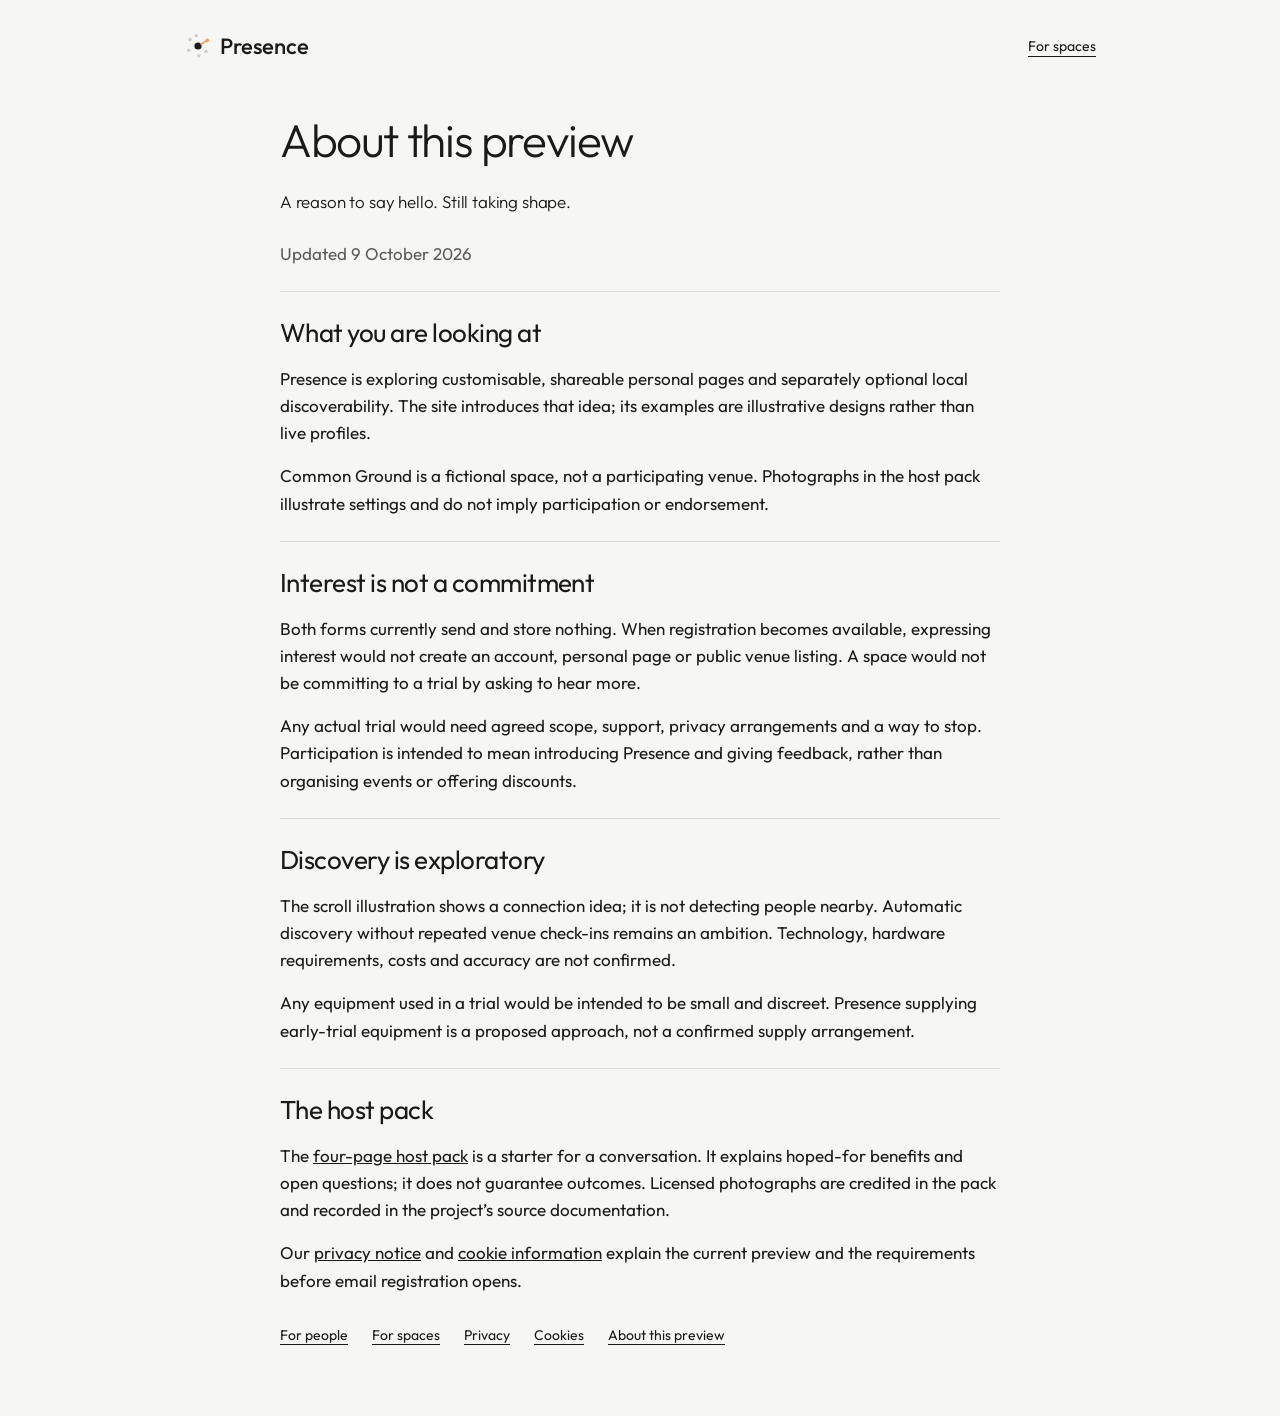
<file: terms/index.html>
<!doctype html>
<html lang="en"><head><meta charset="utf-8"><meta name="viewport" content="width=device-width, initial-scale=1"><title>About this preview — Presence</title><meta name="robots" content="noindex, nofollow"><link rel="icon" href="/mark.svg" type="image/svg+xml"><link rel="stylesheet" href="/assets/fonts/outfit.css"><link rel="stylesheet" href="/styles.css"></head><body>
<a class="skip" href="#main">Skip to content</a><header class="host-header"><a class="host-brand" href="/"><img src="/mark.svg" width="28" height="28" alt="">Presence</a><a href="/spaces">For spaces</a></header>
<main class="legal-main" id="main" tabindex="-1"><h1>About this preview</h1><p class="lede">A reason to say hello. Still taking shape.</p><p class="small">Updated 9 October 2026</p><section aria-labelledby="status-h"><h2 id="status-h">What you are looking at</h2><p>Presence is exploring customisable, shareable personal pages and separately optional local discoverability. The site introduces that idea; its examples are illustrative designs rather than live profiles.</p><p>Common Ground is a fictional space, not a participating venue. Photographs in the host pack illustrate settings and do not imply participation or endorsement.</p></section>
<section aria-labelledby="participation-h"><h2 id="participation-h">Interest is not a commitment</h2><p>Both forms currently send and store nothing. When registration becomes available, expressing interest would not create an account, personal page or public venue listing. A space would not be committing to a trial by asking to hear more.</p><p>Any actual trial would need agreed scope, support, privacy arrangements and a way to stop. Participation is intended to mean introducing Presence and giving feedback, rather than organising events or offering discounts.</p></section>
<section aria-labelledby="discovery-h"><h2 id="discovery-h">Discovery is exploratory</h2><p>The scroll illustration shows a connection idea; it is not detecting people nearby. Automatic discovery without repeated venue check-ins remains an ambition. Technology, hardware requirements, costs and accuracy are not confirmed.</p><p>Any equipment used in a trial would be intended to be small and discreet. Presence supplying early-trial equipment is a proposed approach, not a confirmed supply arrangement.</p></section>
<section aria-labelledby="pack-h"><h2 id="pack-h">The host pack</h2><p>The <a href="/assets/presence-for-spaces.pdf">four-page host pack</a> is a starter for a conversation. It explains hoped-for benefits and open questions; it does not guarantee outcomes. Licensed photographs are credited in the pack and recorded in the project’s source documentation.</p><p>Our <a href="/privacy">privacy notice</a> and <a href="/cookies">cookie information</a> explain the current preview and the requirements before email registration opens.</p></section><footer class="host-footer"><nav class="legal-nav" aria-label="Site information"><a href="/">For people</a><a href="/spaces">For spaces</a><a href="/privacy">Privacy</a><a href="/cookies">Cookies</a><a href="/terms">About this preview</a></nav></footer></main></body></html>
</file>
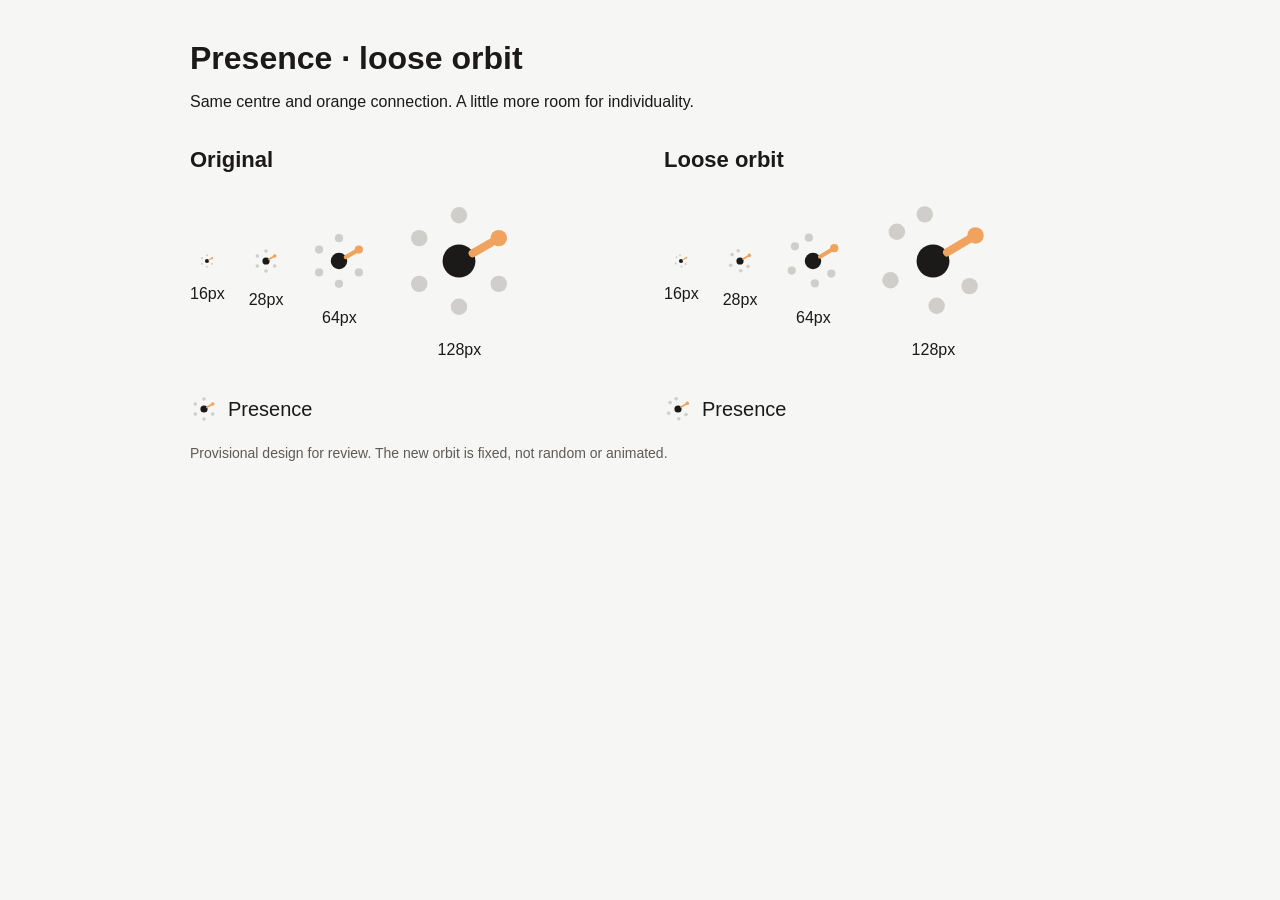
<file: docs/logo-review/index.html>
<!doctype html><html lang="en"><meta charset="utf-8"><meta name="viewport" content="width=device-width, initial-scale=1"><title>Presence mark exploration</title><link rel="stylesheet" href="../../styles.css"><style>body{padding:40px}main{max-width:900px;margin:auto}h1{font-size:32px;margin-bottom:16px}.options{display:flex;flex-wrap:wrap;gap:48px;margin-top:36px}.option{flex:1;min-width:240px}h2{font-size:22px;margin-bottom:24px}.sizes{display:flex;gap:24px;align-items:center;flex-wrap:wrap}.size{display:flex;flex-direction:column;align-items:center;gap:16px}.brand{display:flex;align-items:center;gap:10px;font-size:20px;margin-top:36px}svg,img{display:block}.small{margin-top:20px}</style><main><h1>Presence · loose orbit</h1><p>Same centre and orange connection. A little more room for individuality.</p><div class="options"><section class="option"><h2>Original</h2><div class="sizes"><div class="size"><svg xmlns="http://www.w3.org/2000/svg" viewBox="0 0 28 28" width="16" height="16">
  <!-- Presence: provisional mark, pending approval -->
  <circle cx="14" cy="14" r="3.6" fill="#1B1A19"/>
  <circle cx="14" cy="4" r="1.8" fill="#CFCECA"/><circle cx="22.7" cy="9" r="1.8" fill="#F0A35E"/><circle cx="22.7" cy="19" r="1.8" fill="#CFCECA"/>
  <circle cx="14" cy="24" r="1.8" fill="#CFCECA"/><circle cx="5.3" cy="19" r="1.8" fill="#CFCECA"/><circle cx="5.3" cy="9" r="1.8" fill="#CFCECA"/>
  <line x1="17" y1="12.3" x2="21" y2="10" stroke="#F0A35E" stroke-width="1.8" stroke-linecap="round"/>
</svg>
<span>16px</span></div><div class="size"><svg xmlns="http://www.w3.org/2000/svg" viewBox="0 0 28 28" width="28" height="28">
  <!-- Presence: provisional mark, pending approval -->
  <circle cx="14" cy="14" r="3.6" fill="#1B1A19"/>
  <circle cx="14" cy="4" r="1.8" fill="#CFCECA"/><circle cx="22.7" cy="9" r="1.8" fill="#F0A35E"/><circle cx="22.7" cy="19" r="1.8" fill="#CFCECA"/>
  <circle cx="14" cy="24" r="1.8" fill="#CFCECA"/><circle cx="5.3" cy="19" r="1.8" fill="#CFCECA"/><circle cx="5.3" cy="9" r="1.8" fill="#CFCECA"/>
  <line x1="17" y1="12.3" x2="21" y2="10" stroke="#F0A35E" stroke-width="1.8" stroke-linecap="round"/>
</svg>
<span>28px</span></div><div class="size"><svg xmlns="http://www.w3.org/2000/svg" viewBox="0 0 28 28" width="64" height="64">
  <!-- Presence: provisional mark, pending approval -->
  <circle cx="14" cy="14" r="3.6" fill="#1B1A19"/>
  <circle cx="14" cy="4" r="1.8" fill="#CFCECA"/><circle cx="22.7" cy="9" r="1.8" fill="#F0A35E"/><circle cx="22.7" cy="19" r="1.8" fill="#CFCECA"/>
  <circle cx="14" cy="24" r="1.8" fill="#CFCECA"/><circle cx="5.3" cy="19" r="1.8" fill="#CFCECA"/><circle cx="5.3" cy="9" r="1.8" fill="#CFCECA"/>
  <line x1="17" y1="12.3" x2="21" y2="10" stroke="#F0A35E" stroke-width="1.8" stroke-linecap="round"/>
</svg>
<span>64px</span></div><div class="size"><svg xmlns="http://www.w3.org/2000/svg" viewBox="0 0 28 28" width="128" height="128">
  <!-- Presence: provisional mark, pending approval -->
  <circle cx="14" cy="14" r="3.6" fill="#1B1A19"/>
  <circle cx="14" cy="4" r="1.8" fill="#CFCECA"/><circle cx="22.7" cy="9" r="1.8" fill="#F0A35E"/><circle cx="22.7" cy="19" r="1.8" fill="#CFCECA"/>
  <circle cx="14" cy="24" r="1.8" fill="#CFCECA"/><circle cx="5.3" cy="19" r="1.8" fill="#CFCECA"/><circle cx="5.3" cy="9" r="1.8" fill="#CFCECA"/>
  <line x1="17" y1="12.3" x2="21" y2="10" stroke="#F0A35E" stroke-width="1.8" stroke-linecap="round"/>
</svg>
<span>128px</span></div></div><div class="brand"><svg xmlns="http://www.w3.org/2000/svg" viewBox="0 0 28 28" width="28" height="28">
  <!-- Presence: provisional mark, pending approval -->
  <circle cx="14" cy="14" r="3.6" fill="#1B1A19"/>
  <circle cx="14" cy="4" r="1.8" fill="#CFCECA"/><circle cx="22.7" cy="9" r="1.8" fill="#F0A35E"/><circle cx="22.7" cy="19" r="1.8" fill="#CFCECA"/>
  <circle cx="14" cy="24" r="1.8" fill="#CFCECA"/><circle cx="5.3" cy="19" r="1.8" fill="#CFCECA"/><circle cx="5.3" cy="9" r="1.8" fill="#CFCECA"/>
  <line x1="17" y1="12.3" x2="21" y2="10" stroke="#F0A35E" stroke-width="1.8" stroke-linecap="round"/>
</svg>
<span>Presence</span></div></section><section class="option"><h2>Loose orbit</h2><div class="sizes"><div class="size"><img src="../../mark.svg" width="16" height="16" alt=""><span>16px</span></div><div class="size"><img src="../../mark.svg" width="28" height="28" alt=""><span>28px</span></div><div class="size"><img src="../../mark.svg" width="64" height="64" alt=""><span>64px</span></div><div class="size"><img src="../../mark.svg" width="128" height="128" alt=""><span>128px</span></div></div><div class="brand"><img src="../../mark.svg" width="28" height="28" alt=""><span>Presence</span></div></section></div><p class="small">Provisional design for review. The new orbit is fixed, not random or animated.</p></main></html>
</file>
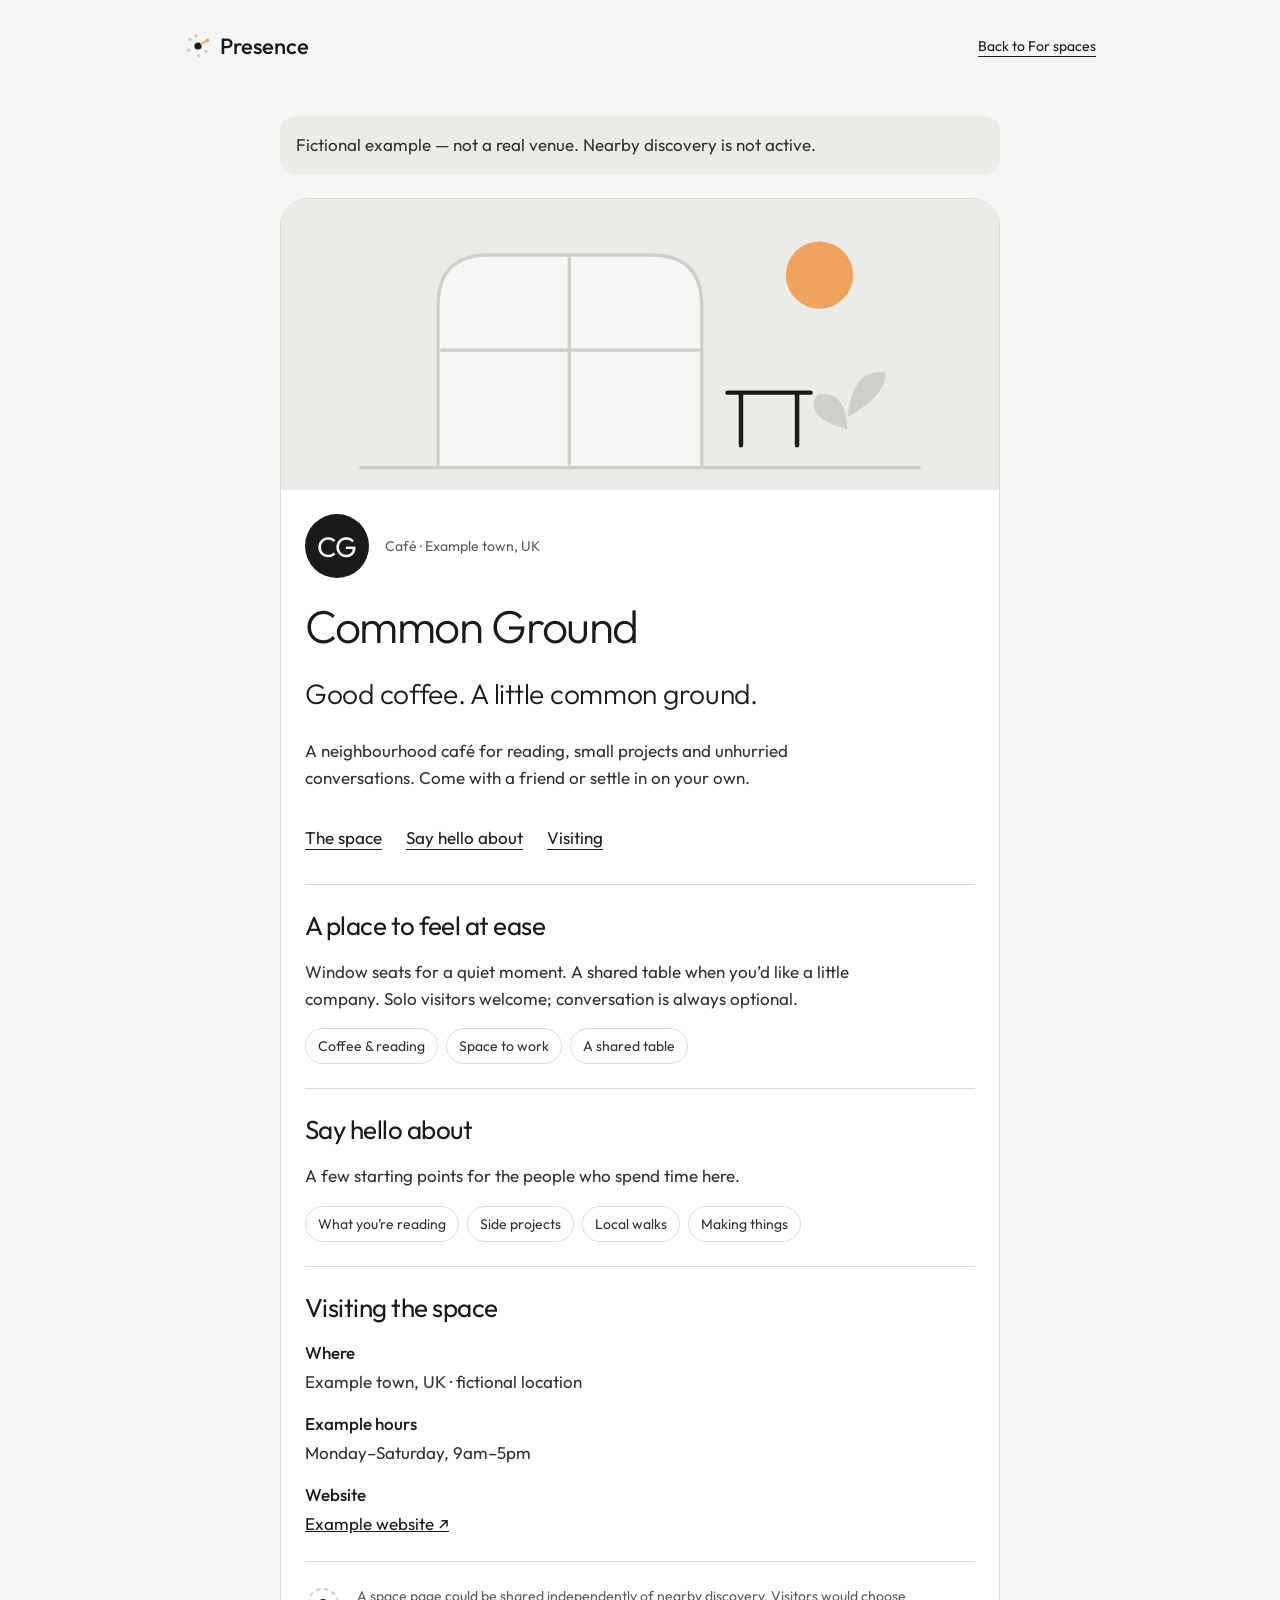
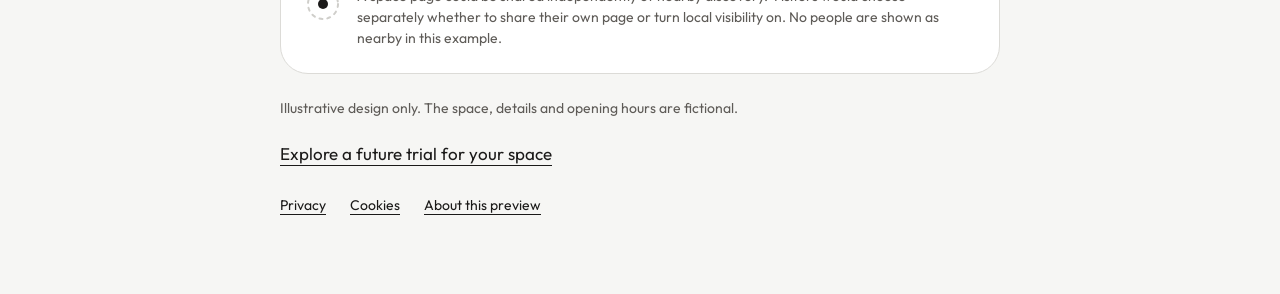
<file: spaces/example/index.html>
<!doctype html>
<html lang="en">
<head>
<meta charset="utf-8">
<meta name="viewport" content="width=device-width, initial-scale=1">
<title>Common Ground — example space on Presence</title>
<meta name="description" content="A fictional example of a space’s shareable Presence page. Not a real venue listing.">
<meta name="robots" content="noindex, nofollow">
<link rel="icon" href="/mark.svg" type="image/svg+xml">
<link rel="stylesheet" href="/assets/fonts/outfit.css">
<link rel="stylesheet" href="/styles.css">
</head>
<body>
<a class="skip" href="#host-main">Skip to space</a>
<header class="host-header">
  <a class="host-brand" href="/"><img src="/mark.svg" width="28" height="28" alt="">Presence</a>
  <a href="/spaces">Back to For spaces</a>
</header>
<main class="host-main" id="host-main" tabindex="-1">
  <p class="notice host-example-note">Fictional example — not a real venue. Nearby discovery is not active.</p>
  <article class="host-page" aria-labelledby="host-name">
    <div class="host-cover" aria-hidden="true">
      <img src="/assets/example-space.svg" width="640" height="260" alt="">
    </div>
    <div class="host-content">
      <div class="host-identity"><span class="host-monogram" aria-hidden="true">CG</span><p class="small">Café · Example town, UK</p></div>
      <h1 id="host-name">Common Ground</h1>
      <p class="lede">Good coffee. A little common ground.</p>
      <p class="body">A neighbourhood café for reading, small projects and unhurried conversations. Come with a friend or settle in on your own.</p>
      <nav class="host-nav" aria-label="Space page sections"><a href="#about-space">The space</a><a href="#conversation">Say hello about</a><a href="#visit-space">Visiting</a></nav>
      <section class="host-section" id="about-space" aria-labelledby="about-h">
        <h2 id="about-h">A place to feel at ease</h2>
        <p class="body">Window seats for a quiet moment. A shared table when you’d like a little company. Solo visitors welcome; conversation is always optional.</p>
        <div class="host-tags"><span class="chip">Coffee &amp; reading</span><span class="chip">Space to work</span><span class="chip">A shared table</span></div>
      </section>
      <section class="host-section" id="conversation" aria-labelledby="conversation-h">
        <h2 id="conversation-h">Say hello about</h2>
        <p class="body">A few starting points for the people who spend time here.</p>
        <div class="host-tags"><span class="chip">What you’re reading</span><span class="chip">Side projects</span><span class="chip">Local walks</span><span class="chip">Making things</span></div>
      </section>
      <section class="host-section" id="visit-space" aria-labelledby="visit-h">
        <h2 id="visit-h">Visiting the space</h2>
        <dl class="host-details"><div><dt>Where</dt><dd>Example town, UK · fictional location</dd></div><div><dt>Example hours</dt><dd>Monday–Saturday, 9am–5pm</dd></div><div><dt>Website</dt><dd><a href="https://example.com">Example website <span aria-hidden="true">↗</span></a></dd></div></dl>
      </section>
      <aside class="host-visibility" aria-label="About nearby visibility">
        <svg width="36" height="36" viewBox="0 0 36 36" aria-hidden="true" focusable="false"><circle cx="18" cy="18" r="5" fill="var(--color-ink)"/><circle cx="18" cy="18" r="15" fill="none" stroke="var(--color-dots)" stroke-width="2" stroke-dasharray="3 5" stroke-linecap="round"/></svg>
        <p class="small">A space page could be shared independently of nearby discovery. Visitors would choose separately whether to share their own page or turn local visibility on. No people are shown as nearby in this example.</p>
      </aside>
    </div>
  </article>
  <footer class="host-footer"><p class="small">Illustrative design only. The space, details and opening hours are fictional.</p><a href="/spaces#space-interest">Explore a future trial for your space</a><nav class="legal-nav" aria-label="Site information"><a href="/privacy">Privacy</a><a href="/cookies">Cookies</a><a href="/terms">About this preview</a></nav></footer>
</main>
</body>
</html>
</file>
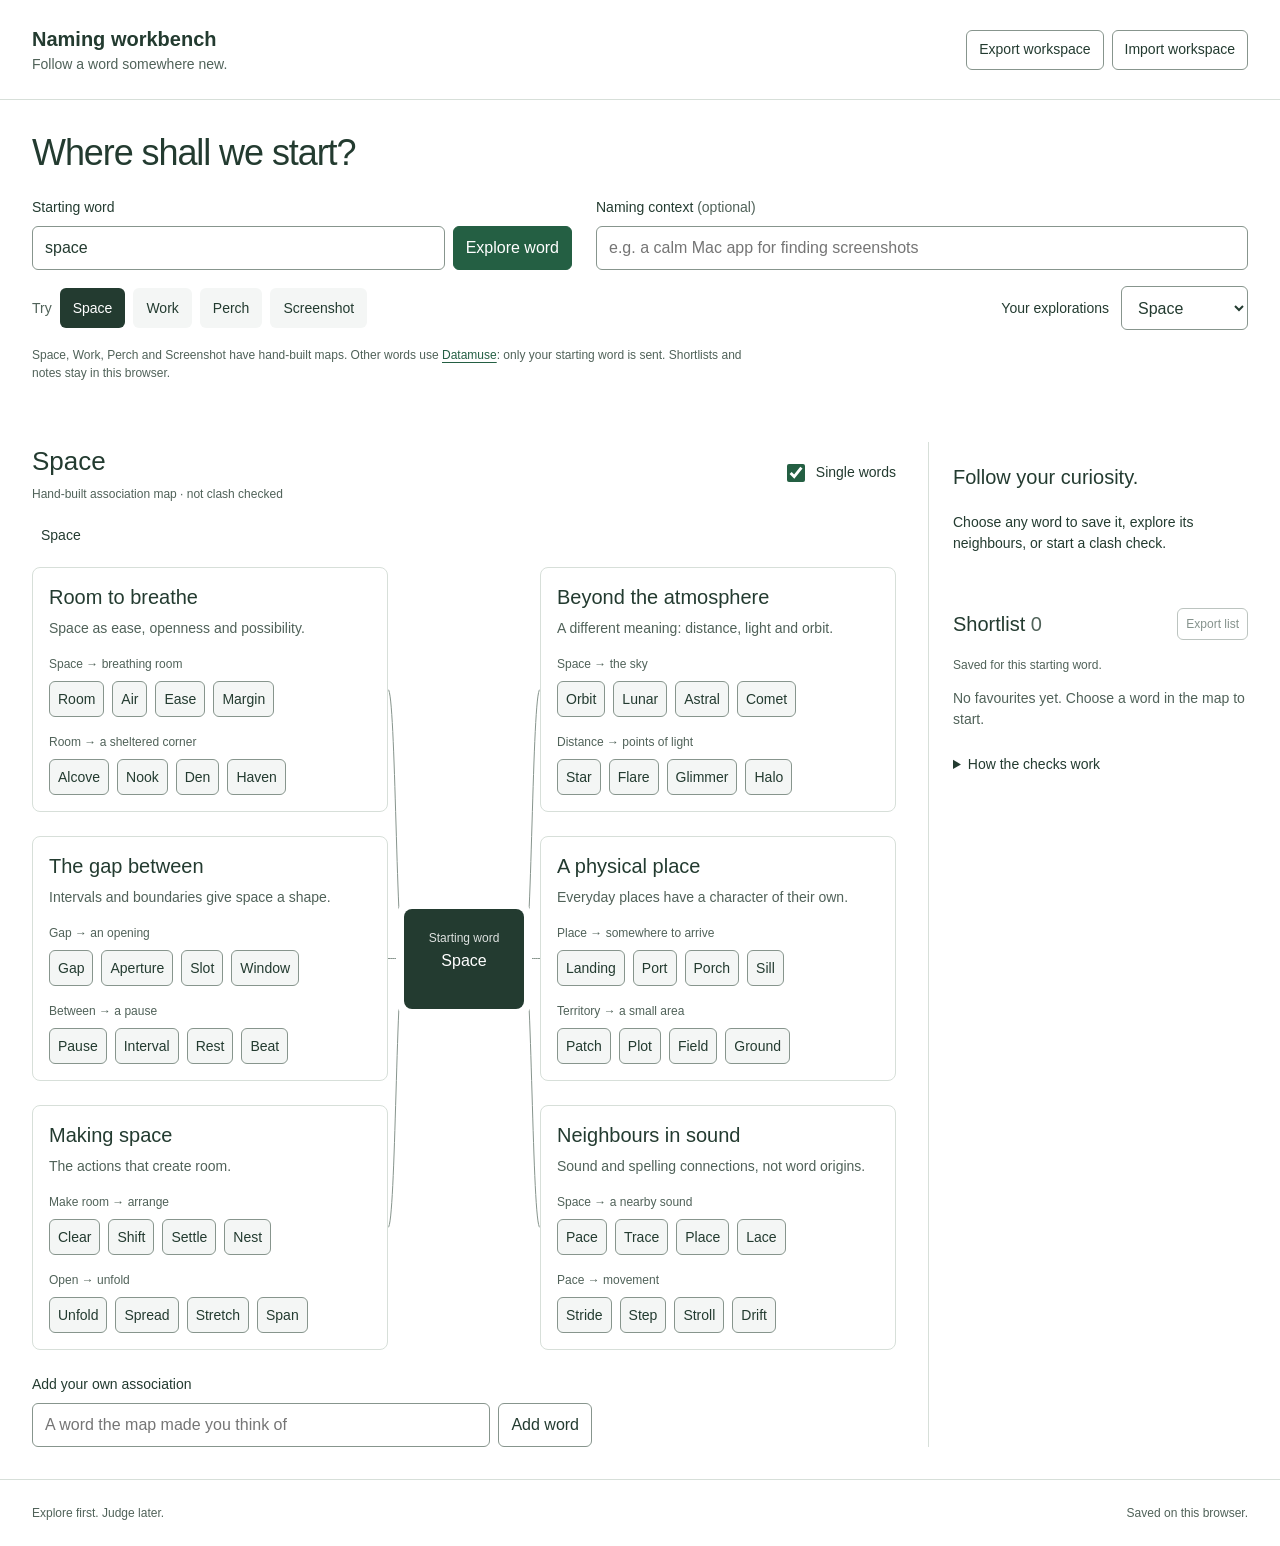
<file: tools/naming/index.html>
<!doctype html>
<html lang="en"><head><meta charset="utf-8"><meta name="viewport" content="width=device-width,initial-scale=1"><title>Related words — Naming workbench</title><meta name="robots" content="noindex,nofollow"><style>
:root{color-scheme:light;--ground:#fff;--surface:#f4f6f5;--ink:#233b30;--muted:#506259;--accent:#245f43;--edge:#87958d;--line:#d7dfd9;--selected:#dceade;--error:#9a2525;--s1:4px;--s2:8px;--s3:12px;--s4:16px;--s5:24px;--s6:32px;--s7:48px;--s8:64px;--t1:12px;--t2:14px;--t3:16px;--t4:20px;--t5:26px;--t6:36px;--t7:48px}*{box-sizing:border-box}body{margin:0;background:var(--ground);color:var(--ink);font:var(--t3)/1.5 -apple-system,BlinkMacSystemFont,"Segoe UI",sans-serif}button,input,select,textarea{font:inherit;color:inherit}button,a,input,select,textarea,summary,.file-button{touch-action:manipulation}button,.file-button,select,summary{cursor:pointer}button,.file-button{border:1px solid var(--edge);border-radius:6px;background:var(--ground);padding:8px 12px;min-height:40px}button:hover,.file-button:hover{background:var(--surface)}button:active{background:var(--selected)}button:disabled{cursor:default;opacity:.55}button.primary{background:var(--accent);color:#fff;border-color:var(--accent)}button.primary:hover{background:var(--ink)}:focus-visible{outline:3px solid var(--accent);outline-offset:3px}a{color:var(--accent);text-underline-offset:3px}p{max-width:75ch}input:not([type=checkbox]):not([type=file]),select,textarea{border:1px solid var(--edge);border-radius:6px;background:var(--ground);padding:8px 12px;min-height:44px;max-width:100%}input[type=checkbox]{width:18px;height:18px;accent-color:var(--accent)}textarea{width:100%;resize:vertical;min-height:120px}label{display:block;font-size:var(--t2);margin-bottom:8px}label span,.caption,.disclosure,.source,.muted{color:var(--muted)}header{padding:24px 32px;border-bottom:1px solid var(--line);display:flex;justify-content:space-between;gap:24px;align-items:center}.brand{font-weight:650;font-size:var(--t4)}.brand span{display:block;font-size:var(--t2);font-weight:400;color:var(--muted)}.file-actions{display:flex;gap:8px;flex-wrap:wrap;font-size:var(--t2)}.file-button{position:relative;margin:0;overflow:hidden}.file-button input{position:absolute;inset:0;opacity:0;width:100%;cursor:pointer}.file-button:focus-within{outline:3px solid var(--accent);outline-offset:3px}main{max-width:1680px;margin:auto;padding:32px}.setup h1{font-weight:500;font-size:var(--t6);line-height:1.15;letter-spacing:-.03em;margin:0 0 24px}#seed-form{display:flex;gap:24px;align-items:end}.seed-field{flex:1;max-width:540px}.context-field{flex:1}.context-field input{width:100%}.input-row{display:flex;gap:8px}.input-row input{min-width:0;flex:1}.input-row button{flex-shrink:0}.controls{display:flex;justify-content:space-between;gap:16px;align-items:center;margin:16px 0}.examples{display:flex;align-items:center;gap:8px;flex-wrap:wrap}.examples span{font-size:var(--t2);color:var(--muted)}.examples button{border-color:transparent;background:var(--surface);font-size:var(--t2)}.examples button[aria-pressed=true]{background:var(--ink);color:#fff}.history-field{display:flex;gap:12px;align-items:center}.history-field label{margin:0;white-space:nowrap}.history-field select{max-width:200px}.disclosure{font-size:var(--t1);margin:12px 0 0;max-width:110ch}#notice{font-size:var(--t2);margin-top:12px;min-height:24px}#notice.error{color:var(--error)}.workarea{display:grid;grid-template-columns:minmax(0,1fr) 320px;gap:32px;margin-top:24px}.map-area{min-width:0}.map-heading{display:flex;justify-content:space-between;align-items:center;gap:16px}.map-heading h2{font-size:var(--t5);font-weight:500;margin:0}.map-heading p{font-size:var(--t1);color:var(--muted);margin:4px 0 0}.toggle{display:flex;gap:8px;align-items:center;margin:0;white-space:nowrap}#breadcrumbs{display:flex;flex-wrap:wrap;gap:4px;margin:16px 0;font-size:var(--t2)}#breadcrumbs:empty{margin:8px}#breadcrumbs button{font-size:var(--t2);min-height:32px;padding:4px 8px;border-color:transparent}.map{position:relative;display:grid;grid-template-columns:minmax(0,1fr) 120px minmax(0,1fr);gap:24px 16px;align-items:stretch}.core{grid-column:2;grid-row:1 / span 4;display:flex;align-items:center;justify-content:center;z-index:1;pointer-events:none}.core-inner{background:var(--ink);color:#fff;border-radius:8px;width:120px;min-height:100px;padding:16px 8px;text-align:center;overflow-wrap:anywhere;box-shadow:0 0 0 8px var(--ground)}.core-inner strong{display:block;font-size:var(--t3);font-weight:500}.core-inner small{font-size:var(--t1);opacity:.85}.connections{position:absolute;inset:0;width:100%;height:100%;pointer-events:none}.branch{padding:16px;border:1px solid var(--line);border-radius:8px;background:var(--ground);z-index:1;min-width:0}.branch h3{font-size:var(--t4);font-weight:500;margin:0 0 8px;line-height:1.3}.branch .intro{font-size:var(--t2);color:var(--muted);margin:0 0 16px}.route{margin-top:16px}.route-label{font-size:var(--t1);color:var(--muted);margin-bottom:8px}.words{display:flex;flex-wrap:wrap;gap:8px}.word{font-size:var(--t2);min-height:36px;padding:4px 8px;border-color:var(--edge);background:var(--surface);overflow-wrap:anywhere;max-width:100%}.word[aria-pressed=true]{background:var(--ink);color:#fff;border-color:var(--ink)}.word.saved:after{content:' +';font-weight:700}.empty{color:var(--muted);font-size:var(--t2)}.add-form{margin-top:24px;max-width:560px}.sidebar{border-left:1px solid var(--line);padding-left:24px;min-width:0}.candidate{padding-bottom:24px}.candidate h2{font-size:var(--t6);font-weight:500;line-height:1.15;margin:0 0 12px;overflow-wrap:anywhere}.candidate p{font-size:var(--t2)}.empty-title{font-size:var(--t4)!important}.path{color:var(--muted);overflow-wrap:anywhere}.candidate-actions{display:flex;gap:8px;flex-wrap:wrap;margin:16px 0 24px}.candidate-actions button{font-size:var(--t2)}.candidate h3{font-size:var(--t3);font-weight:600;margin:24px 0 8px}.research-links{display:grid;gap:8px}.research-links a{font-size:var(--t2);display:block;padding:4px 0;min-height:28px}.candidate label{margin-top:16px}.candidate select{width:100%}.save-note{font-size:var(--t1)!important;color:var(--muted)}.section-heading{display:flex;gap:8px;align-items:center;justify-content:space-between}.section-heading h2{font-size:var(--t4);font-weight:500}.section-heading span{color:var(--muted)}.section-heading button{font-size:var(--t1);padding:4px 8px;min-height:32px}.caption{font-size:var(--t1);margin-top:0}.saved-row{border-bottom:1px solid var(--line);padding:8px 0;display:grid;grid-template-columns:minmax(0,1fr) auto;gap:8px;align-items:center}.saved-name{border:0;padding:4px 0;text-align:left;min-height:36px;overflow-wrap:anywhere}.saved-name small{display:block;font-size:var(--t1);color:var(--muted)}.remove{font-size:var(--t1);min-height:32px;padding:4px 8px}.help{margin-top:24px;font-size:var(--t2)}.help p{color:var(--muted);font-size:var(--t1)}footer{max-width:1680px;margin:auto;padding:24px 32px;border-top:1px solid var(--line);color:var(--muted);font-size:var(--t1);display:flex;justify-content:space-between;gap:16px}.skip{position:absolute;left:16px;top:-80px;background:var(--ground);padding:12px;z-index:100}.skip:focus{top:8px}.load-message{grid-column:1 / -1;padding:32px 0}.error{color:var(--error)}@media(max-width:1150px){.map{grid-template-columns:1fr 1fr}.core{grid-column:1 / -1;grid-row:1}.core-inner{width:auto;min-width:180px;min-height:0}.connections{display:none}.branch{grid-column:auto!important;grid-row:auto!important}.workarea{gap:24px;grid-template-columns:minmax(0,1fr) 280px}}@media(max-width:850px){.workarea{grid-template-columns:1fr}.sidebar{border-left:0;border-top:1px solid var(--line);padding:24px 0 0;display:grid;grid-template-columns:1fr 1fr;gap:24px}.help{grid-column:1 / -1}#seed-form{align-items:stretch;flex-direction:column;gap:16px}.seed-field{max-width:none}.controls{align-items:flex-start;flex-direction:column}.history-field{width:100%}.history-field select{max-width:100%;flex:1}header{align-items:flex-start}}@media(max-width:520px){main{padding:24px 16px}header{padding:16px;flex-direction:column;gap:16px}.setup h1{font-size:var(--t5)}.map{grid-template-columns:1fr}.map-heading{align-items:flex-start}.sidebar{display:block}.core{grid-column:1}.branch{padding:16px}.input-row{flex-wrap:wrap}.input-row input{flex-basis:140px}.input-row button{min-height:44px}.map-heading h2{overflow-wrap:anywhere}.toggle{font-size:var(--t1)}.word{min-height:44px}.shortlist{margin-top:16px}footer{padding:16px;flex-direction:column}}@media(prefers-reduced-motion:no-preference){.word{transition:background-color .12s}}@media print{header,.setup,.sidebar,.add-form,footer{display:none}.workarea{display:block}.map{grid-template-columns:1fr 1fr}.core{grid-column:1 / -1;grid-row:1}.connections{display:none}.branch{break-inside:avoid;grid-column:auto!important;grid-row:auto!important}}
/* Long imported exploration names must fit narrow screens. */
body{overflow-wrap:anywhere}.history-field select{min-width:0}.map-heading{flex-wrap:wrap}.saved-name{min-width:0;overflow-wrap:anywhere}.candidate-actions{flex-wrap:wrap}

</style></head>
<body><a class="skip" href="#map">Skip to word map</a>
<header><div class="brand">Naming workbench<span>Follow a word somewhere new.</span></div><div class="file-actions"><button id="export">Export workspace</button><label class="file-button">Import workspace<input id="import" type="file" accept=".json,application/json"></label></div></header>
<main><section class="setup" aria-labelledby="heading"><h1 id="heading">Where shall we start?</h1><form id="seed-form"><div class="seed-field"><label for="seed">Starting word</label><div class="input-row"><input id="seed" maxlength="60" value="space" required autocomplete="off"><button class="primary" id="explore" type="submit">Explore word</button></div></div><div class="context-field"><label for="context">Naming context <span>(optional)</span></label><input id="context" maxlength="180" placeholder="e.g. a calm Mac app for finding screenshots"></div></form><div class="controls"><div class="examples" aria-label="Starting points"><span>Try</span><button data-seed="space">Space</button><button data-seed="work">Work</button><button data-seed="perch">Perch</button><button data-seed="screenshot">Screenshot</button></div><div class="history-field"><label for="history">Your explorations</label><select id="history"></select></div></div><p class="disclosure">Space, Work, Perch and Screenshot have hand-built maps. Other words use <a href="https://www.datamuse.com/api/" target="_blank" rel="noopener noreferrer">Datamuse</a>: only your starting word is sent. Shortlists and notes stay in this browser.</p><div id="notice" role="status" aria-live="polite"></div></section>
<div class="workarea"><section class="map-area" aria-label="Word associations"><div class="map-heading"><div><h2 id="map-title">Space</h2><p id="map-source"></p></div><label class="toggle"><input id="single" type="checkbox" checked> Single words</label></div><div id="breadcrumbs" aria-label="Exploration path"></div><div id="map" class="map" tabindex="-1"></div><form id="add-form" class="add-form"><label for="custom-word">Add your own association</label><div class="input-row"><input id="custom-word" maxlength="60" placeholder="A word the map made you think of"><button>Add word</button></div></form></section>
<aside class="sidebar" aria-label="Candidate details and shortlist"><section id="candidate" class="candidate"><p class="empty-title">Follow your curiosity.</p><p>Choose any word to save it, explore its neighbours, or start a clash check.</p></section><section class="shortlist"><div class="section-heading"><h2>Shortlist <span id="saved-count">0</span></h2><button id="export-shortlist">Export list</button></div><p class="caption">Saved for this starting word.</p><div id="saved-list"></div></section><details class="help"><summary>How the checks work</summary><p>Research links open searches for the selected word. They do not run a search or prove a name is available. Record what you find in its status and notes.</p><p>Live maps are dictionary associations, not tailored AI naming suggestions. Follow a word to build a more useful path.</p><p>Browser storage can be cleared. Export your workspace as a backup. Nothing is uploaded by exporting or importing.</p><p>Datamuse has announced API access changes for 2027. Built-in and cached maps remain usable offline.</p></details></aside></div></main><footer>Explore first. Judge later. <span id="storage-state">Saved on this browser.</span></footer><script>
// Screenshot routes recovered from the original naming discussion/export.
const screenshotBranches = [
 {title:'Neighbours in sound',intro:'Sound and spelling paths, not word origins.',routes:[['Screenshot → shot → change the sound',['Spot','Jot','Slot','Host'],'Recovered from the original naming exploration.']]},
 {title:'Coming back to it',intro:'Finding what you recognised before.',routes:[['Screenshot → find → recognise',['Recall','Find','Recognise'],'Recognition rather than search technology.']]},
 {title:'Edges and boundaries',intro:'A physical vocabulary for a framed piece.',routes:[['Screenshot → rectangle → a framed area',['Pane','Frame','Window'],'A bounded area and familiar objects.'],['Screenshot → cut → the piece left over',['Offcut','Cut','Piece'],'Some words imply leftovers rather than intentional selection.']]},
 {title:'The gesture',intro:'A small piece lifted out of its surroundings.',routes:[['Screenshot → release → take the piece',['Clip','Snip'],'Recovered from the original naming exploration.']]}
];

'use strict';
const $=id=>document.getElementById(id);
const cap=s=>s.charAt(0).toUpperCase()+s.slice(1);
const key=s=>'w:'+s.trim().toLowerCase();
const el=(tag,cls,text)=>{const n=document.createElement(tag);if(cls)n.className=cls;if(text!==undefined)n.textContent=text;return n};
const route=(path,words,note)=>[path,words.split('|'),note];
const branch=(title,intro,routes)=>({title,intro,routes});
const PRESETS={
 space:[branch('Room to breathe','Space as ease, openness and possibility.',[route('Space → breathing room','Room|Air|Ease|Margin','Space that makes life feel less crowded.'),route('Room → a sheltered corner','Alcove|Nook|Den|Haven','A small place within a larger one.')]),branch('Beyond the atmosphere','A different meaning: distance, light and orbit.',[route('Space → the sky','Orbit|Lunar|Astral|Comet','Cosmic associations; suggestive rather than literal.'),route('Distance → points of light','Star|Flare|Glimmer|Halo','Light, recognition and a little discovery.')]),branch('The gap between','Intervals and boundaries give space a shape.',[route('Gap → an opening','Gap|Aperture|Slot|Window','An opening can be physical, visual or an opportunity.'),route('Between → a pause','Pause|Interval|Rest|Beat','Room in time rather than room in a place.')]),branch('A physical place','Everyday places have a character of their own.',[route('Place → somewhere to arrive','Landing|Port|Porch|Sill','A threshold or place to set something down.'),route('Territory → a small area','Patch|Plot|Field|Ground','A bounded area you can make your own.')]),branch('Making space','The actions that create room.',[route('Make room → arrange','Clear|Shift|Settle|Nest','Actions that turn an empty area into a useful one.'),route('Open → unfold','Unfold|Spread|Stretch|Span','Space expressed through a movement.')]),branch('Neighbours in sound','Sound and spelling connections, not word origins.',[route('Space → a nearby sound','Pace|Trace|Place|Lace','Real words reached by altering the sound.'),route('Pace → movement','Stride|Step|Stroll|Drift','Follow a sound neighbour into a new meaning.')])],
 work:[branch('Making something','Work as craft and creation.',[route('Work → craft','Craft|Make|Shape|Build','The satisfaction of something well made.'),route('Craft → a small detail','Hem|Seam|Joint|Grain','Physical details that can give a name texture.')]),branch('A useful effort','The action rather than the obligation.',[route('Effort → a small move','Nudge|Lift|Push|Turn','A modest action that helps things along.'),route('Move → progress','Stride|Flow|Motion|Advance','Getting somewhere through steady movement.')]),branch('A place to work','Objects and spaces around the task.',[route('Workspace → surfaces','Desk|Bench|Table|Tray','Familiar things that support the work.'),route('Workshop → tools','Plane|Gauge|Clamp|Lathe','Tactile words from making and measuring.')]),branch('A rhythm','The cadence of a working day.',[route('Routine → rhythm','Ritual|Beat|Cadence|Tempo','Repeated actions that become comfortable.'),route('Rhythm → a pause','Rest|Break|Lull|Breather','The spaces between effort can be just as meaningful.')]),branch('Working together','Work as shared purpose.',[route('Together → connection','Crew|Link|Weave|Join','People or pieces contributing to a whole.'),route('Connection → material','Thread|Ply|Strand|Knit','A physical vocabulary for bringing things together.')]),branch('Neighbours in sound','A short detour away from literal productivity.',[route('Work → a nearby sound','Wick|Walk|Fork|Lark','These connections are phonetic, not etymological.'),route('Fork → another direction','Branch|Path|Trail|Bough','Follow a sound neighbour into a physical image.')])],
 perch:[branch('A place to rest','A small support, rather than a whole home.',[route('Perch → a resting place','Ledge|Sill|Rail|Branch','A useful edge where something can sit.'),route('Rest → settle in','Nest|Roost|Settle|Land','Arrival and a quiet place to stay.')]),branch('A lookout','Perch as a position from which to notice.',[route('Watch → notice','Lookout|Scout|Spot|Notice','Attention aimed at an arrival or change.'),route('Ready → catch','Poised|Ready|Catch|Scoop','Watching becomes a helpful receiving action.')]),branch('The bird','A literal association with room to wander.',[route('Bird → small familiar birds','Wren|Finch|Robin|Swift','Real creatures with distinct sounds and characters.'),route('Bird → a light movement','Flit|Glide|Swoop|Hover','The movement can be a stronger idea than the animal.')]),branch('The fish','Another meaning of the same word.',[route('Perch → water','Ripple|Reed|Shoal|Brook','A different physical world reached through a second meaning.'),route('Fishing → receive a catch','Net|Reel|Creel|Basket','Objects that collect or hold what is caught.')]),branch('A small height','A vantage point and the edge of a surface.',[route('Above → a view','Rise|Crest|Peak|Vista','The sense of seeing from a better position.'),route('Support → an object','Peg|Post|Stool|Stand','Small physical supports; straightforward and tangible.')]),branch('Neighbours in sound','Let the sound lead somewhere unexpected.',[route('Perch → a nearby sound','Porch|Birch|Search|Purr','Sound neighbours vary in closeness; these are creative paths.'),route('Porch → a threshold','Step|Landing|Door|Latch','A homeward branch reached through sound.')])],
 screenshot:screenshotBranches.concat([branch('Watching and catching','The app quietly notices the screenshot arriving.',[route('Watching → a lookout','Scout|Perch|Lookout|Keeper','A helpful role: ready to notice something new.'),route('Catching → receiving objects','Scoop|Mitt|Net|Basket','Objects and actions that receive a catch.')])])
};
const STORAGE='naming-workbench-v1';
const blankScope=root=>({root,context:'',current:root,trail:[root],nodes:{},candidates:{},shortlist:[]});
let state={version:1,active:key('space'),scopes:{}},selected=null,request=0;
const validWord=w=>typeof w==='string'&&w.trim().length>0&&w.trim().length<=60&&!/[\x00-\x1f<>]/.test(w);
function normaliseScope(s){if(!s||!validWord(s.root))throw Error('Missing starting word.');const out=blankScope(s.root.trim());out.context=String(s.context||'').slice(0,180);out.current=validWord(s.current)?s.current:out.root;out.trail=Array.isArray(s.trail)?s.trail.filter(validWord).slice(0,30):[out.root];if(!out.trail.length)out.trail=[out.root];for(const n of Object.values(s.nodes||{}).slice(0,100)){if(!n||!validWord(n.word)||!Array.isArray(n.branches))continue;out.nodes[key(n.word)]={word:n.word,source:String(n.source||'Imported map').slice(0,200),branches:n.branches.slice(0,12).map(b=>({title:String(b.title||'Associations').slice(0,80),intro:String(b.intro||'').slice(0,250),routes:(Array.isArray(b.routes)?b.routes:[]).slice(0,8).filter(r=>Array.isArray(r)&&Array.isArray(r[1])).map(r=>[String(r[0]).slice(0,160),r[1].filter(validWord).slice(0,30),String(r[2]||'').slice(0,500)])}))};}for(const c of Object.values(s.candidates||{}).slice(0,1000)){if(!c||!validWord(c.word))continue;out.candidates[key(c.word)]={word:c.word,path:String(c.path||out.root).slice(0,1000),note:String(c.note||'').slice(0,2000),status:['Unchecked','Researching','Possible clash','Looks promising','Ruled out'].includes(c.status)?c.status:'Unchecked',evidence:String(c.evidence||'').slice(0,8000)};}out.shortlist=(Array.isArray(s.shortlist)?s.shortlist:[]).filter(k=>typeof k==='string'&&Object.hasOwn(out.candidates,k));return out;}
try{const stored=JSON.parse(localStorage.getItem(STORAGE));if(stored?.version===1){for(const s of Object.values(stored.scopes||{}))state.scopes[key(s.root)]=normaliseScope(s);if(Object.hasOwn(state.scopes,stored.active))state.active=stored.active;}}catch(e){/* Invalid or unavailable storage leaves a fresh, usable workspace. */}
const requestedSeed=new URLSearchParams(location.search).get('word');
if(validWord(requestedSeed)&&!Object.hasOwn(state.scopes,key(requestedSeed))){state.scopes[key(requestedSeed)]=blankScope(requestedSeed.trim().toLowerCase());state.scopes[key(requestedSeed)].context='A welcoming consumer brand that makes real-world introductions easier. Natural, relatable, easy to say and spell.';}
if(validWord(requestedSeed))state.active=key(requestedSeed);
for(const word of ['space','work','perch','screenshot'])if(!Object.hasOwn(state.scopes,key(word)))state.scopes[key(word)]=blankScope(word);
const shot=state.scopes[key('screenshot')];if(!Object.keys(shot.candidates).length){for(const word of ['Spot','Recall','Pane','Offcut','Clip','Snip','Scoop']){shot.candidates[key(word)]={word,path:'Screenshot → saved from our naming conversation → '+word,note:'',status:'Unchecked',evidence:''};shot.shortlist.push(key(word));}}
function scope(){return state.scopes[state.active]}
function persist(){try{localStorage.setItem(STORAGE,JSON.stringify(state));$('storage-state').textContent='Saved on this browser.';}catch(e){$('storage-state').textContent='Browser storage unavailable. Export your workspace to keep it.';}}
function notice(message,error=false){$('notice').textContent=message;$('notice').className=error?'error':'';}
function candidate(word,path,note=''){const s=scope(),k=key(word);if(!Object.hasOwn(s.candidates,k))s.candidates[k]={word,path,note,status:'Unchecked',evidence:''};return s.candidates[k];}
function switchScope(word){const k=key(word);if(!Object.hasOwn(state.scopes,k))state.scopes[k]=blankScope(word.trim().toLowerCase());state.active=k;selected=null;persist();renderChrome();renderNode();}
function renderChrome(){const s=scope();$('seed').value=s.root;$('context').value=s.context;$('map-title').textContent=cap(s.current);$('history').replaceChildren();Object.entries(state.scopes).forEach(([k,v])=>{const opt=el('option','',cap(v.root));opt.value=k;opt.selected=k===state.active;$('history').append(opt)});document.querySelectorAll('[data-seed]').forEach(b=>b.setAttribute('aria-pressed',String(key(b.dataset.seed)===state.active)));renderSidebar();}
function nodeFor(word){const s=scope(),k=key(word);if(Object.hasOwn(s.nodes,k)&&s.nodes[k].branches.length)return s.nodes[k];const preset=Object.hasOwn(PRESETS,word.toLowerCase())?PRESETS[word.toLowerCase()]:null;if(preset){const n={word,source:'Hand-built association map · not clash checked',branches:structuredClone(preset)};s.nodes[k]=n;return n}return null;}
function filtered(words){return words.filter(w=>!$('single').checked||/^[a-z]+$/i.test(w));}
function drawNode(node){const s=scope(),map=$('map');map.replaceChildren();$('map-title').textContent=cap(s.current);$('map-source').textContent=node.source;const svg=document.createElementNS('http://www.w3.org/2000/svg','svg');svg.classList.add('connections');svg.setAttribute('aria-hidden','true');map.append(svg);const core=el('div','core'),inner=el('div','core-inner');inner.append(el('small','',s.current===s.root?'Starting word':'Following a branch'),el('strong','',cap(node.word)));core.append(inner);core.style.gridRow='1 / span '+Math.max(1,Math.ceil(node.branches.length/2));map.append(core);node.branches.forEach((b,i)=>{const card=el('section','branch');card.dataset.side=i%2?'right':'left';card.style.gridColumn=i%2?'3':'1';card.style.gridRow=String(Math.floor(i/2)+1);card.append(el('h3','',b.title),el('p','intro',b.intro));for(const [path,words,note]of b.routes){const row=el('div','route');row.append(el('div','route-label',path));const wrap=el('div','words'),visible=filtered(words);for(const word of visible){const btn=el('button','word',word);btn.type='button';btn.dataset.word=word;btn.setAttribute('aria-pressed',String(selected===key(word)));btn.classList.toggle('saved',s.shortlist.includes(key(word)));btn.onclick=()=>{candidate(word,[...s.trail,path,word].join(' → '),note);selected=key(word);persist();renderSidebar();syncWords();if(innerWidth<=850)$('candidate').scrollIntoView({behavior:'instant',block:'start'});};wrap.append(btn)}if(!visible.length)wrap.append(el('p','empty','No single-word matches in this branch.'));row.append(wrap);card.append(row)}map.append(card)});renderTrail();requestAnimationFrame(drawLines);}
function renderTrail(){const s=scope();$('breadcrumbs').replaceChildren();s.trail.forEach((word,i)=>{if(i)$('breadcrumbs').append(el('span','muted',' / '));const b=el('button','',cap(word));b.onclick=()=>{s.current=word;s.trail=s.trail.slice(0,i+1);selected=null;persist();renderSidebar();renderNode()};$('breadcrumbs').append(b)})}
function syncWords(){document.querySelectorAll('.word').forEach(b=>{b.setAttribute('aria-pressed',String(key(b.dataset.word)===selected));b.classList.toggle('saved',scope().shortlist.includes(key(b.dataset.word)))})}
function drawLines(){const svg=document.querySelector('.connections'),core=document.querySelector('.core-inner');if(!svg||!core)return;svg.replaceChildren();if(innerWidth<=1150)return;const box=$('map').getBoundingClientRect(),c=core.getBoundingClientRect();svg.setAttribute('viewBox',`0 0 ${box.width} ${box.height}`);document.querySelectorAll('.branch').forEach(b=>{const r=b.getBoundingClientRect(),left=b.dataset.side==='left',x1=(left?c.left:c.right)-box.left,y1=c.top+c.height/2-box.top,x2=(left?r.right:r.left)-box.left,y2=r.top+r.height/2-box.top,p=document.createElementNS('http://www.w3.org/2000/svg','path');p.setAttribute('d',`M${x1},${y1} C${(x1+x2)/2},${y1} ${(x1+x2)/2},${y2} ${x2},${y2}`);p.setAttribute('fill','none');p.setAttribute('stroke','#87958d');p.setAttribute('stroke-width','1');svg.append(p)})}
async function fetchWords(params){const controller=new AbortController(),timer=setTimeout(()=>controller.abort(),8000);try{const url=new URL('https://api.datamuse.com/words');for(const [k,v]of Object.entries({...params,max:35}))url.searchParams.set(k,v);const res=await fetch(url,{signal:controller.signal});if(!res.ok)throw Error('Word service returned '+res.status);const data=await res.json();if(!Array.isArray(data))throw Error('Unexpected word response');return [...new Set(data.map(x=>x.word).filter(validWord))]}finally{clearTimeout(timer)}}
async function renderNode(){const s=scope(),word=s.current,generation=++request;selected=null;notice('');const existing=nodeFor(word);if(existing){drawNode(existing);persist();return}const map=$('map');map.replaceChildren(el('p','load-message','Looking up neighbours for “'+word+'”…'));$('map-source').textContent='Live dictionary lookup';$('map-title').textContent=cap(word);renderTrail();notice('Looking up meaning, association, sound and spelling. You can switch words while this loads.');const definitions=[['Meaning neighbours','Related meanings; useful starting points rather than perfect synonyms.',{ml:word}],['Associations','Words that frequently occur in the same context.',{rel_trg:word}],['Sound neighbours','Similar pronunciation, even when the meaning changes.',{sl:word}],['Spelling neighbours','Nearby spellings, including some unexpected detours.',{sp:word}]];const results=await Promise.allSettled(definitions.map(d=>fetchWords(d[2])));if(generation!==request)return;const branches=[];let failed=0;results.forEach((result,i)=>{if(result.status==='rejected'){failed++;return}const words=result.value.filter(w=>key(w)!==key(word));if(words.length)branches.push(branch(definitions[i][0],definitions[i][1],[ [cap(word)+' → '+definitions[i][0].toLowerCase(),words.slice(0,20),'Dictionary association from Datamuse. Explore this word to follow another branch.'] ]))});if(!branches.length){$('map-source').textContent='No map loaded';map.replaceChildren(el('p','load-message',failed?'The word lookup could not be reached. Try again, use Space / Work / Perch offline, or add your own words below.':'No neighbours found. Try a broader word or add an association below.'));notice(failed?'Could not load word associations. Your saved work is still here.':'No associations found for this word.',!!failed);return}const n={word,source:'Datamuse dictionary associations · cached in this browser · not clash checked',branches};s.nodes[key(word)]=n;persist();drawNode(n);notice(failed?`Loaded ${branches.length} branches; ${failed} lookup${failed===1?'':'s'} unavailable. The branches below are still usable.`:'');}
function saveToggle(c){const s=scope(),k=key(c.word),i=s.shortlist.indexOf(k);if(i>=0)s.shortlist.splice(i,1);else s.shortlist.push(k);persist();renderSidebar();syncWords()}
function renderSidebar(){const s=scope(),panel=$('candidate');panel.replaceChildren();const c=selected?s.candidates[selected]:null;if(!c){panel.append(el('p','empty-title','Follow your curiosity.'),el('p','','Choose any word to save it, explore its neighbours, or start a clash check.'));}else{panel.append(el('h2','',c.word),el('p','path',c.path));if(c.note)panel.append(el('p','',c.note));const actions=el('div','candidate-actions'),save=el('button','primary',s.shortlist.includes(selected)?'Remove from shortlist':'Save to shortlist');save.onclick=()=>saveToggle(c);const expand=el('button','','Explore from here');expand.onclick=()=>{s.current=c.word;s.trail=[...s.trail,c.word].slice(-30);selected=null;persist();renderSidebar();renderNode()};actions.append(save,expand);panel.append(actions,el('h3','','Clash research'),el('p','caption','Opens a search in a new tab. No checks have run automatically.'));const links=el('div','research-links');const query=q=>'https://www.google.com/search?q='+encodeURIComponent(q);const context=s.context.trim();const defs=[['Exact name + apps',query('"'+c.word+'" app software')],['Similar products',query('"'+c.word+'" '+(context||'screenshot clipboard bookmark notes app'))],['Apple App Store',query('site:apps.apple.com "'+c.word+'"')],['Domains (.com and .app)',query('"'+c.word+'.com" OR "'+c.word+'.app" domain')],['Australian trade marks','https://search.ipaustralia.gov.au/trademarks/search/quick'],['US trade marks','https://tmsearch.uspto.gov/'],['UK trade marks','https://www.gov.uk/search-for-trademark'],['EU trade marks','https://www.euipo.europa.eu/en/search-ip']];for(const[label,url]of defs){const a=el('a','',label+' ↗');a.href=url;a.target='_blank';a.rel='noopener noreferrer';links.append(a)}panel.append(links);const lab=el('label','','Your research status');lab.htmlFor='check-status';const select=el('select');select.id='check-status';for(const status of ['Unchecked','Researching','Possible clash','Looks promising','Ruled out']){const o=el('option','',status);o.value=status;o.selected=c.status===status;select.append(o)}select.onchange=()=>{c.status=select.value;persist();renderSaved()};const notesLabel=el('label','','Notes and source links');notesLabel.htmlFor='notes';const notes=el('textarea');notes.id='notes';notes.value=c.evidence;notes.maxLength=8000;notes.placeholder='What exists? How close is it? Paste source links here.';notes.oninput=()=>{c.evidence=notes.value;persist()};panel.append(lab,select,notesLabel,notes,el('p','save-note','Status and notes save automatically. “Looks promising” is your assessment, not legal clearance.'));}renderSaved()}
function renderSaved(){const s=scope(),list=$('saved-list');list.replaceChildren();$('saved-count').textContent=s.shortlist.length;$('export-shortlist').disabled=!s.shortlist.length;if(!s.shortlist.length){list.append(el('p','empty','No favourites yet. Choose a word in the map to start.'));return}s.shortlist.forEach(k=>{const c=s.candidates[k];if(!c)return;const row=el('div','saved-row'),b=el('button','saved-name',c.word);b.append(el('small','',c.status));b.onclick=()=>{selected=k;renderSidebar();syncWords();$('candidate').scrollIntoView({behavior:'instant',block:'nearest'})};const remove=el('button','remove','Remove');remove.setAttribute('aria-label','Remove '+c.word+' from shortlist');remove.onclick=()=>{s.shortlist=s.shortlist.filter(x=>x!==k);persist();renderSaved();syncWords();if(selected===k)renderSidebar()};row.append(b,remove);list.append(row)})}
$('seed-form').onsubmit=e=>{e.preventDefault();const word=$('seed').value.trim();if(!validWord(word)){notice('Enter a starting word of 1–60 characters.',true);return}const context=$('context').value;scope().context=context;if(!Object.hasOwn(state.scopes,key(word))){state.scopes[key(word)]=blankScope(word.trim().toLowerCase());state.scopes[key(word)].context=context;}switchScope(word)};
$('context').oninput=()=>{scope().context=$('context').value;persist()};$('context').onblur=()=>renderSidebar();
$('history').onchange=()=>{state.active=$('history').value;selected=null;persist();renderChrome();renderNode()};document.querySelectorAll('[data-seed]').forEach(b=>b.onclick=()=>switchScope(b.dataset.seed));$('single').onchange=()=>{const n=nodeFor(scope().current);if(n)drawNode(n)};
$('add-form').onsubmit=e=>{e.preventDefault();const word=$('custom-word').value.trim();if(!validWord(word)){notice('Enter an association of 1–60 characters.',true);return}request++;const s=scope();let n=nodeFor(s.current);if(!n)n=s.nodes[key(s.current)]={word:s.current,source:'Your association map',branches:[]};let b=n.branches.find(b=>b.title==='Your associations');if(!b){b=branch('Your associations','Words you added while exploring.',[[s.current+' → your association',[],'Added by you.']]);n.branches.push(b)}if(!b.routes[0][1].some(w=>key(w)===key(word)))b.routes[0][1].push(word);candidate(word,[...s.trail,word].join(' → '),'Added by you.');selected=key(word);$('custom-word').value='';persist();drawNode(n);renderSidebar();notice('Added “'+word+'” to this map.');};
function download(name,text,type){const url=URL.createObjectURL(new Blob([text],{type})),a=el('a');a.href=url;a.download=name;a.click();setTimeout(()=>URL.revokeObjectURL(url),1000)}
$('export').onclick=()=>download('naming-workspace.json',JSON.stringify(state,null,2),'application/json');$('export-shortlist').onclick=()=>{const s=scope();download(s.root.replace(/[^a-z0-9]+/gi,'-')+'-shortlist.txt','NAMING EXPLORATION: '+s.root+'\nContext: '+s.context+'\n\n'+s.shortlist.map(k=>{const c=s.candidates[k];return c.word+' — '+c.status+'\n'+c.path+'\n'+c.evidence}).join('\n\n'),'text/plain')};
$('import').onchange=async e=>{const file=e.target.files[0];if(!file)return;try{if(file.size>3000000)throw Error('File exceeds 3 MB.');const data=JSON.parse(await file.text());if(data.version!==1||!data.scopes)throw Error('This is not a naming workspace export.');const imported=Object.values(data.scopes).slice(0,100).map(normaliseScope);if(!imported.length)throw Error('No explorations in this file.');for(const s of imported){let name=s.root;while(Object.hasOwn(state.scopes,key(name)))name+=' (imported)';s.root=name;state.scopes[key(name)]=s;state.active=key(name)}selected=null;persist();renderChrome();await renderNode();notice('Imported '+imported.length+' explorations. Existing work was kept.');}catch(err){notice('Could not import: '+err.message+' Choose a workspace JSON exported by this tool.',true);}finally{e.target.value=''}};
new ResizeObserver(drawLines).observe($('map'));renderChrome();renderNode();
</script></body></html>
</file>
<file: assets/fonts/outfit.css>
@font-face { font-family: Outfit; font-style: normal; font-weight: 300; font-display: swap; src: url("outfit-300.woff2") format("woff2"); }
@font-face { font-family: Outfit; font-style: normal; font-weight: 400; font-display: swap; src: url("outfit-400.woff2") format("woff2"); }
@font-face { font-family: Outfit; font-style: normal; font-weight: 500; font-display: swap; src: url("outfit-500.woff2") format("woff2"); }
</file>
<file: styles.css>
/* Named site scales: eight spacing steps and seven type roles. */
:root {
  --space-4: 4px; --space-8: 8px; --space-12: 12px; --space-16: 16px;
  --space-24: 24px; --space-48: 48px; --space-64: 64px; --space-96: 96px;
  --type-caption: .75rem; --type-small: .875rem; --type-body: 1.0625rem;
  --type-lead: clamp(1.375rem, 2.2vw, 1.875rem); --type-subheading: 1.625rem;
  --type-heading: clamp(2.25rem, 3.6vw, 3.5rem);
  --type-display: clamp(3.5rem, 6.2vw, 6.75rem);
  --color-ground: #F6F6F4; --color-ink: #1B1A19; --color-body: #33312E;
  --color-muted: #5E5B57; --color-surface: #FFFFFF; --color-notice: #ECEBE7;
  --color-accent: #F0A35E; --color-focus: #8A4C16; --color-control: #77746D;
  --color-separator: #DCDBD7; --color-dots: #CFCECA; --color-visited: #E8C8A6;
  --color-frame: #0E0E0D; --color-inverse-muted: #B9B6B1;
  --color-photo-label: rgba(246,246,244,.92); --color-shadow: rgba(0,0,0,.9);
  --color-frame-edge: rgba(255,255,255,.08);
}
/* Presence — holding page. Provisional identity, pending approval. */
html { -webkit-text-size-adjust: 100%; scroll-behavior: smooth; }
@media (prefers-reduced-motion: reduce) { html { scroll-behavior: auto; } }
body { margin: 0; background: var(--color-ground); color: var(--color-ink); font-family: "Outfit", "Avenir Next", "Segoe UI", sans-serif; -webkit-font-smoothing: antialiased; }
a { color: var(--color-ink); } a:hover { color: var(--color-muted); }
*, *::before, *::after { box-sizing: border-box; }
h1, h2, h3, p { margin: 0; }
.wrap { width: 100%; max-width: 1280px; margin: 0 auto; padding-left: var(--space-24); padding-right: var(--space-24); }
.pill { display: inline-flex; align-items: center; gap: var(--space-8); font-size: var(--type-small); font-weight: 400; color: var(--color-muted); border: 1px solid var(--color-separator); border-radius: 999px; padding: var(--space-8) var(--space-12); background: var(--color-ground); }
.pill i { width: 7px; height: 7px; border-radius: 50%; background: var(--color-accent); display: inline-block; }
.btn { display: inline-flex; align-items: center; justify-content: center; min-height: 52px; padding: var(--space-12) var(--space-24); border-radius: 999px; background: var(--color-ink); color: var(--color-ground); font: 500 var(--type-body)/1.5 "Outfit", sans-serif; text-decoration: none; border: 1.5px solid var(--color-ink); cursor: pointer; transition: transform .15s ease, background .15s ease; }
.btn:hover { background: var(--color-body); color: var(--color-ground); }
.btn-ghost { background: transparent; color: var(--color-ink); }
.btn-ghost:hover { background: var(--color-ink); color: var(--color-ground); }
.btn-light { background: var(--color-ground); color: var(--color-ink); border-color: var(--color-ground); }
.btn-light:hover { background: var(--color-surface); color: var(--color-ink); }
:focus-visible { outline: 3px solid var(--color-focus); outline-offset: 3px; }
.h1 { font-weight: 300; font-size: var(--type-display); line-height: .98; letter-spacing: -.035em; text-wrap: balance; }
.lede { font-weight: 300; font-size: var(--type-lead); line-height: 1.35; letter-spacing: -.01em; max-width: 30ch; }
.body { font-weight: 400; font-size: var(--type-body); line-height: 1.6; color: var(--color-body); max-width: 52ch; }
.small { font-size: var(--type-small); line-height: 1.5; color: var(--color-muted); }
.how-grid { display: grid; grid-template-columns: repeat(3, minmax(0, 1fr)); gap: var(--space-48); }
.step { display: flex; flex-direction: column; gap: var(--space-16); padding-top: var(--space-24); border-top: 1px solid var(--color-separator); }
.step h3 { font-weight: 400; font-size: var(--type-subheading); letter-spacing: -.02em; line-height: 1.15; }
.glyph { width: 72px; height: 72px; }
.dark { background: var(--color-ink); color: var(--color-ground); }
.dark .body { color: var(--color-inverse-muted); }
.dark .small { color: var(--color-inverse-muted); }
.dark a { color: var(--color-ground); }
.name { font-size: var(--type-lead); font-weight: 500; letter-spacing: -.015em; line-height: 1.1; }
.quote { font-weight: 300; font-size: var(--type-lead); line-height: 1.3; letter-spacing: -.015em; color: var(--color-ink); }
.avatar { width: 56px; height: 56px; border-radius: 50%; background: var(--color-ink); color: var(--color-ground); display: inline-flex; align-items: center; justify-content: center; font-size: var(--type-lead); font-weight: 400; flex: none; }
.vis { display: inline-flex; align-items: center; gap: var(--space-8); font-size: var(--type-small); font-weight: 500; color: var(--color-ink); background: var(--color-surface); border: 1px solid var(--color-separator); border-radius: 999px; padding: var(--space-4) var(--space-12); white-space: normal; }
.vis i { width: 8px; height: 8px; border-radius: 50%; background: var(--color-accent); display: inline-block; }
.chip { font-size: var(--type-small); color: var(--color-body); background: var(--color-surface); border: 1px solid var(--color-separator); border-radius: 999px; padding: var(--space-8) var(--space-12); }
.phones { display: flex; flex-wrap: wrap; justify-content: center; gap: var(--space-48); }
.phone { width: 390px; max-width: 100%; background: var(--color-frame); border-radius: 48px; padding: var(--space-12); box-shadow: 0 50px 100px -40px var(--color-shadow), inset 0 0 0 1px var(--color-frame-edge); }
.screen { background: var(--color-ground); color: var(--color-ink); border-radius: 38px; overflow: hidden; display: flex; flex-direction: column; min-height: 720px; }
.cover { position: relative; height: 230px; background: var(--color-separator); }
.topbar { position: absolute; left: 0; right: 0; top: 0; display: flex; align-items: center; justify-content: space-between; padding: var(--space-16) var(--space-16) 0; }
.topbar-light { position: static; padding: var(--space-16) var(--space-16) 0; }
.mini-mark { width: 30px; height: 30px; border-radius: 50%; background: var(--color-photo-label); display: inline-flex; align-items: center; justify-content: center; }
.mini-mark img { display: block; width: 22px; height: 22px; }
.pbody { display: flex; flex-direction: column; gap: var(--space-16); padding: var(--space-16) var(--space-16) var(--space-24); }
.pavatar { width: 76px; height: 76px; border-radius: 50%; object-fit: cover; border: 4px solid var(--color-ground); flex: none; }
.pline { font-size: var(--type-body); line-height: 1.5; color: var(--color-body); }
.prow-head { display: flex; align-items: baseline; justify-content: space-between; font-size: var(--type-small); font-weight: 500; padding-top: var(--space-4); }
.links { display: flex; flex-direction: column; border: 1px solid var(--color-separator); border-radius: 16px; overflow: hidden; background: var(--color-surface); }
.screen .lrow { display: flex; align-items: center; gap: var(--space-12); padding: var(--space-12) var(--space-12); font-size: var(--type-body); color: var(--color-ink); text-decoration: none; border-top: 1px solid var(--color-notice); }
.screen .lrow:first-child { border-top: 0; }
.screen .lrow:hover { background: var(--color-ground); color: var(--color-ink); }
.screen .lrow svg { flex: none; }
.lgo { margin-left: auto; color: var(--color-muted); font-size: var(--type-lead); line-height: 1; }
.screen .quote { font-size: var(--type-lead); }
.pfoot { display: flex; align-items: flex-start; gap: var(--space-8); margin-top: auto; padding-top: var(--space-12); border-top: 1px solid var(--color-separator); }
.pfoot svg { flex: none; margin-top: var(--space-4); }
.screen .chip { background: var(--color-surface); }
.photo-tag { position: absolute; right: 14px; bottom: 14px; font-size: var(--type-caption); font-weight: 500; color: var(--color-ink); background: var(--color-photo-label); border-radius: 999px; padding: var(--space-4) var(--space-12); }
.pavatar { position: relative; z-index: 1; }
.wl-grid { display: grid; grid-template-columns: minmax(0, 5fr) minmax(0, 6fr); gap: var(--space-64); align-items: start; }
.notice { display: flex; gap: var(--space-12); align-items: flex-start; padding: var(--space-16) var(--space-16); border-radius: 16px; background: var(--color-notice); color: var(--color-body); font-size: var(--type-body); line-height: 1.5; }
.notice svg { flex: none; margin-top: var(--space-4); }
.fld { display: flex; flex-direction: column; gap: var(--space-8); }
.fld label { font-size: var(--type-body); font-weight: 500; }
.fld input { font: 400 var(--type-body) "Outfit", sans-serif; color: var(--color-ink); background: var(--color-surface); border: 1.5px solid var(--color-control); border-radius: 12px; padding: var(--space-12) var(--space-16); min-height: 54px; height: auto; width: 100%; line-height: 1.5; }
.fld input:focus { border-color: var(--color-ink); outline-offset: 2px; }
.chk { display: flex; align-items: flex-start; gap: var(--space-12); font-size: var(--type-body); line-height: 1.4; }
.chk input { width: 24px; height: 24px; margin: var(--space-4) 0 0; accent-color: var(--color-ink); flex: none; }
.msg { font-size: var(--type-body); font-weight: 500; color: var(--color-ink); line-height: 1.5; }
.foot { border-top: 1px solid var(--color-separator); }
@media (max-width: 900px) {
      .how-grid { grid-template-columns: minmax(0, 1fr); gap: var(--space-24); }
  .wl-grid { grid-template-columns: minmax(0, 1fr); gap: var(--space-24); }
      .quote { font-size: var(--type-lead); }
  .phone { border-radius: 40px; padding: var(--space-8); }
  .screen { border-radius: 32px; min-height: 0; }
  .sec { padding-top: var(--space-64) !important; padding-bottom: var(--space-64) !important; }
}
.skip { position: absolute; left: 24px; top: -4rem; background: var(--color-ink); color: var(--color-ground); padding: var(--space-8) var(--space-12); text-decoration: none; border-radius: 6px; z-index: 10; }
.skip:focus { top: .75rem; }

/* ---------- Two-column exploration ---------- */
.bg-field { position: fixed; inset: 0; width: 100vw; height: 100vh; z-index: 0; pointer-events: none; overflow: visible; }
.bg-field .p { fill: var(--color-dots); transform-box: fill-box; transform-origin: center; transition: fill .35s ease, transform .45s cubic-bezier(.2,.8,.3,1); }
.bg-field .p.on { fill: var(--color-accent); transform: scale(var(--target-scale, 1.25)); }
.bg-field .p.met { fill: var(--color-visited); }
.bg-field .me { fill: var(--color-ink); }
.bg-field .ln { opacity: .25; stroke: var(--color-accent); stroke-width: 3; stroke-linecap: round; fill: none; }
.bg-field .target-halo { fill: none; stroke: var(--color-dots); stroke-width: 1.5; stroke-dasharray: 3 5; stroke-linecap: round; }
.bg-field .wave { fill: none; stroke: var(--color-ink); stroke-width: 1.2; }
.bg-field .wave.t { stroke: var(--color-accent); }
.bg-field[data-mode="desktop"] .p, .bg-field[data-mode="desktop"] .wave { opacity: .55; }
.bg-field[data-mode="phone"] .ln { stroke-width: 2.5; }

@media (prefers-reduced-motion: reduce) {
  .bg-field .p { transition: none; }
  .bg-field[data-mode="phone"], .bg-field[data-mode="tablet"] { position: absolute; }
}


.development-status { position: absolute; top: 28px; right: 48px; z-index: 2; }
.shell { position: relative; z-index: 1; display: grid; grid-template-columns: minmax(0, 44fr) minmax(0, 56fr); min-height: 100vh; }
.left { align-self: start; position: sticky; top: 0; height: auto; min-height: 100vh; display: flex; flex-direction: column; justify-content: space-between; padding: var(--space-24) var(--space-64) var(--space-24) var(--space-48); }
.left-top { display: flex; align-items: center; justify-content: space-between; gap: var(--space-16); }
.left-mid { display: flex; flex-direction: column; gap: var(--space-24); }
.h1-left { font-size: var(--type-display); }
.left-cta { display: flex; flex-wrap: wrap; align-items: center; gap: var(--space-12) var(--space-16); padding-top: var(--space-4); }
.left-cta .small { max-width: 26ch; }
.left-foot { margin: 0; }
.left-top a { display: inline-flex; align-items: center; gap: var(--space-8); text-decoration: none; font-weight: 500; font-size: var(--type-lead); letter-spacing: -.01em; }
.site-nav { display: flex; align-items: center; gap: var(--space-16); }
.left-top .site-nav a { font-size: var(--type-small); font-weight: 400; padding: var(--space-12) 0; text-decoration: underline; text-underline-offset: 5px; white-space: normal; }
.spaces-invitation { display: flex; flex-direction: column; align-items: flex-start; gap: var(--space-16); margin-top: var(--space-64); padding-top: var(--space-24); border-top: 1px solid var(--color-separator); max-width: 720px; }
.spaces-invitation h2 { font-size: var(--type-subheading); font-weight: 400; letter-spacing: -.02em; }
.spaces-invitation a { font-size: var(--type-body); padding: var(--space-12) 0; text-underline-offset: 5px; }
.trial-steps { list-style: none; margin: 0; padding: 0; display: flex; flex-direction: column; gap: var(--space-24); }
.trial-steps .step { gap: var(--space-12); }
.trial-equipment { display: flex; flex-direction: column; gap: var(--space-16); border-top: 1px solid var(--color-separator); padding-top: var(--space-24); }
.trial-equipment h3 { font-size: var(--type-subheading); font-weight: 400; letter-spacing: -.02em; }
.inline-host-example { margin: 0; display: flex; flex-direction: column; gap: var(--space-16); align-items: flex-start; }
.inline-host-example .phone { width: 340px; }
.inline-host-example .host-monogram { width: 48px; height: 48px; font-size: var(--type-body); }
.inline-host-example .host-identity { gap: var(--space-12); }
.inline-host-example .prow-head { margin: 0; }
.inline-host-example .name { font-size: var(--type-subheading); }
.inline-host-note { border-top: 1px solid var(--color-separator); padding-top: var(--space-16); }
.example-link { align-self: flex-start; text-underline-offset: 5px; padding: var(--space-12) 0; }
.host-header { max-width: 960px; margin: auto; padding: var(--space-24) var(--space-24); display: flex; align-items: center; justify-content: space-between; gap: var(--space-16); }
.host-header > a { padding: var(--space-8) 0; font-size: var(--type-small); text-underline-offset: 5px; }
.host-header .host-brand { display: inline-flex; align-items: center; gap: var(--space-8); font-size: var(--type-lead); font-weight: 500; text-decoration: none; }
.host-main { max-width: 768px; padding: var(--space-24); margin: 0 auto var(--space-48); }
.host-example-note { margin-bottom: var(--space-24); }
.host-page { background: var(--color-surface); border: 1px solid var(--color-separator); border-radius: 28px; overflow: hidden; }
.host-cover svg, .host-cover img { display: block; width: 100%; height: auto; }
.host-content { padding: var(--space-24); display: flex; flex-direction: column; gap: var(--space-24); }
.host-identity { display: flex; align-items: center; gap: var(--space-16); }
.host-monogram { display: inline-flex; align-items: center; justify-content: center; width: 64px; height: 64px; background: var(--color-ink); color: var(--color-ground); border-radius: 50%; font-size: var(--type-lead); flex: none; }
.host-content h1 { font-size: var(--type-heading); font-weight: 300; line-height: 1.05; letter-spacing: -.03em; }
.host-nav { display: flex; flex-wrap: wrap; gap: var(--space-8) var(--space-24); }
.host-nav a { font-size: var(--type-body); padding: var(--space-12) 0; text-underline-offset: 5px; }
.host-section { border-top: 1px solid var(--color-separator); padding-top: var(--space-24); display: flex; flex-direction: column; gap: var(--space-16); scroll-margin-top: var(--space-24); }
.host-section h2 { font-size: var(--type-subheading); font-weight: 400; letter-spacing: -.02em; }
.host-tags { display: flex; flex-wrap: wrap; gap: var(--space-8); }
.host-details { margin: 0; display: flex; flex-direction: column; gap: var(--space-16); font-size: var(--type-body); line-height: 1.5; }
.host-details dt { font-weight: 500; margin-bottom: var(--space-4); }
.host-details dd { margin: 0; color: var(--color-body); }
.host-visibility { display: flex; align-items: flex-start; gap: var(--space-16); border-top: 1px solid var(--color-separator); padding-top: var(--space-24); }
.host-visibility svg { flex: none; }
.host-footer { display: flex; flex-direction: column; gap: var(--space-12); margin-top: var(--space-24); }
.host-footer a { font-size: var(--type-body); padding: var(--space-12) 0; text-underline-offset: 5px; }
@media (max-width: 639px) {
  .host-main { padding: var(--space-16); }
  .host-header { padding: var(--space-16); gap: var(--space-12); }
  .host-content { padding: var(--space-24) var(--space-16); }
}
.copy-stack { display: flex; flex-direction: column; align-items: flex-start; gap: var(--space-24); }
form.copy-stack > .fld, form.copy-stack > .notice { width: 100%; }
.right form[data-preview-form] { max-width: 560px; width: 100%; }
.btn:disabled { opacity: .65; cursor: default; }

.right { padding: 0 var(--space-48) 0 var(--space-96); }
/* The largest spacing step is viewport-responsive in the reading column. */
.rsec { display: flex; flex-direction: column; gap: var(--space-24); --space-96: 18vh; padding: var(--space-96) 0 var(--space-24); max-width: 720px; }
.rsec-first { --space-96: 34vh; padding-top: var(--space-96); }
.h2 { font-weight: 300; font-size: var(--type-heading); line-height: 1.02; letter-spacing: -.03em; text-wrap: balance; }
.body-lg { font-size: var(--type-lead); line-height: 1.5; color: var(--color-body); max-width: 34ch; }
.lede-soft { font-size: var(--type-lead); color: var(--color-muted); }
.how-list { display: flex; flex-direction: column; }
.step-row { display: grid; grid-template-columns: 72px minmax(0, 1fr); gap: var(--space-24); padding: var(--space-24) 0; border-top: 1px solid var(--color-separator); align-items: start; }
.step-row h3 { font-weight: 400; font-size: var(--type-subheading); letter-spacing: -.02em; line-height: 1.15; margin-bottom: var(--space-8); }
.step-row .body { font-size: var(--type-body); }
.right .phones { --space-96: 96px; display: grid; grid-template-columns: repeat(2, minmax(0, 340px)); gap: var(--space-24); justify-content: start; align-items: start; padding-top: var(--space-12); }
.right .phones .phone { width: 100%; }
.right .phones .phone:nth-child(2) { margin-top: var(--space-96); }
.right .screen { min-height: 0; }
.right #interest { max-width: 560px; }
.rfoot { display: flex; flex-direction: column; gap: var(--space-4); --space-96: 12vh; padding: var(--space-96) 0 var(--space-48); max-width: 720px; border-top: 0; }

@media (min-width: 1024px) and (max-width: 1240px), (max-width: 719px) {
  .right .phones { grid-template-columns: minmax(0, 360px); }
  .right .phones .phone:nth-child(2) { margin-top: 0; }
}
@media (max-width: 1023px) {
  .development-status { top: 24px; right: 24px; }
  .shell { grid-template-columns: minmax(0, 1fr); }
  .left { position: relative; height: auto; min-height: 92vh; padding: var(--space-96) var(--space-24) var(--space-48); gap: var(--space-48); }
  .left-mid { margin-top: auto; }
  .right { padding: 0 var(--space-24); }
  .rsec, .rsec-first { padding-top: var(--space-64); padding-bottom: var(--space-8); }
  .body-lg { font-size: var(--type-lead); }
  .step-row { grid-template-columns: 56px minmax(0, 1fr); gap: var(--space-16); }
  .step-row .glyph { width: 56px; height: 56px; }
}

.legal-nav { display: flex; flex-wrap: wrap; gap: var(--space-8) var(--space-24); }
.legal-nav a { display: inline-block; padding: var(--space-8) 0; font-size: var(--type-small); text-underline-offset: 4px; }
.legal-main { max-width: 768px; margin: var(--space-24) auto var(--space-64); padding: 0 var(--space-24); }
.legal-main h1 { font-size: var(--type-heading); font-weight: 300; line-height: 1.05; letter-spacing: -.03em; }
.legal-main > .lede { margin: var(--space-24) 0; }
.legal-main section { display: flex; flex-direction: column; gap: var(--space-16); margin-top: var(--space-24); padding-top: var(--space-24); border-top: 1px solid var(--color-separator); }
.legal-main h2 { font-size: var(--type-subheading); font-weight: 400; letter-spacing: -.02em; }
.legal-main p, .legal-main li { font-size: var(--type-body); line-height: 1.6; }
.legal-main dl { margin: 0; display: grid; grid-template-columns: minmax(0, 1fr) minmax(0, 2fr); gap: var(--space-12) var(--space-24); }
.legal-main dt { font-weight: 500; }
.legal-main dd { margin: 0; overflow-wrap: anywhere; }
.legal-main .notice { margin: var(--space-24) 0; }
@media (max-width: 639px) { .legal-main { padding: 0 var(--space-16); } .legal-main dl { grid-template-columns: 1fr; gap: var(--space-8); } .legal-main dd { margin-bottom: var(--space-12); } }

/* Content can grow and wrap when readers enlarge text or spacing. */
body { overflow-wrap: anywhere; }
.shell > *, .left-top > *, .pbody > *, .host-identity > *, .chk label { min-width: 0; }
.left-top, .site-nav, .host-header, .host-identity, .prow-head { flex-wrap: wrap; }
.left-top, .host-header, .screen { --type-lead: 1.375rem; }
.btn, .pill, .vis { max-width: 100%; overflow-wrap: anywhere; }
.btn { white-space: normal; }
.pbody, .host-content { min-width: 0; }
.pfoot .pline { font-size: var(--type-small); }
.screen .lrow { flex-wrap: wrap; }
.site-nav a, .legal-nav a { min-height: 24px; }
@media (max-width: 1023px) {
  .development-status { position: relative; top: auto; right: auto; display: flex; justify-content: flex-end; padding: var(--space-24) var(--space-24) 0; }
  .left { min-height: calc(92vh - var(--space-64)); padding-top: var(--space-24); }
}
@media (prefers-reduced-motion: reduce) { .btn { transition: none; } }
</file>
